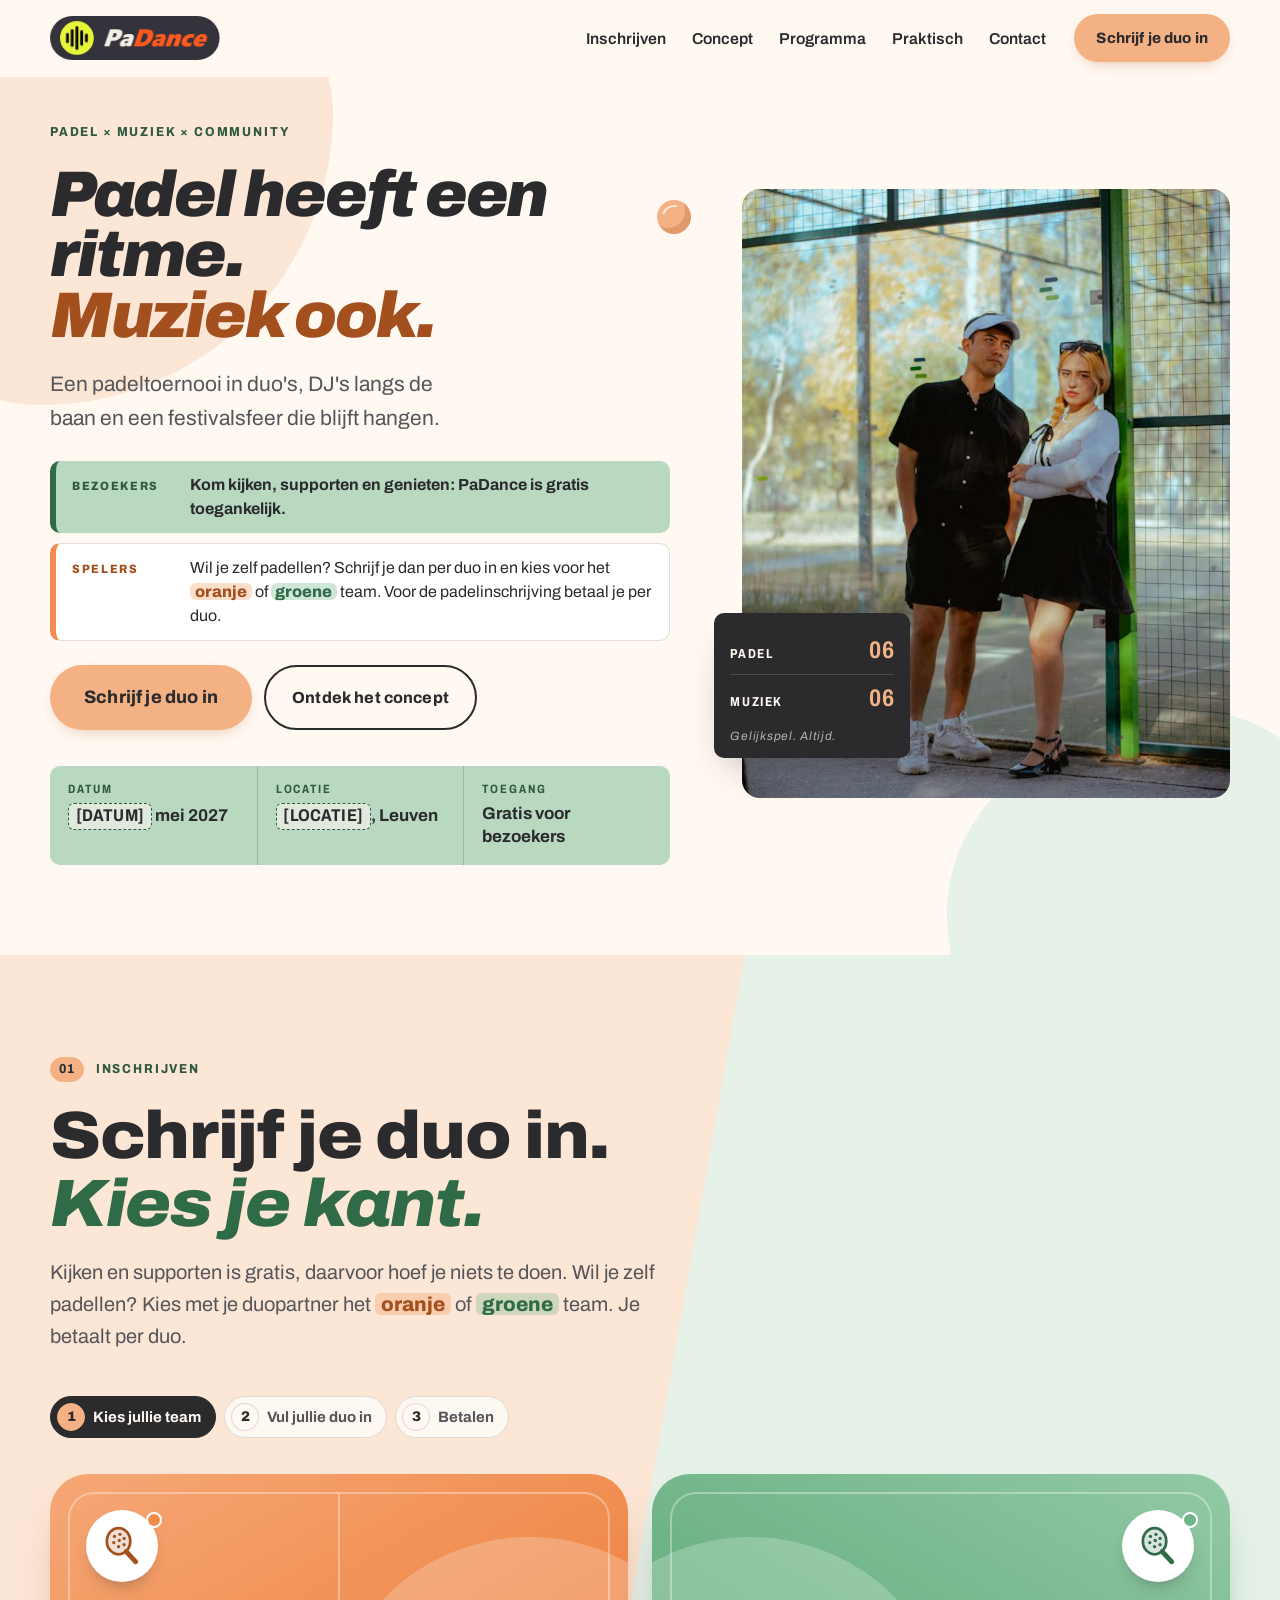
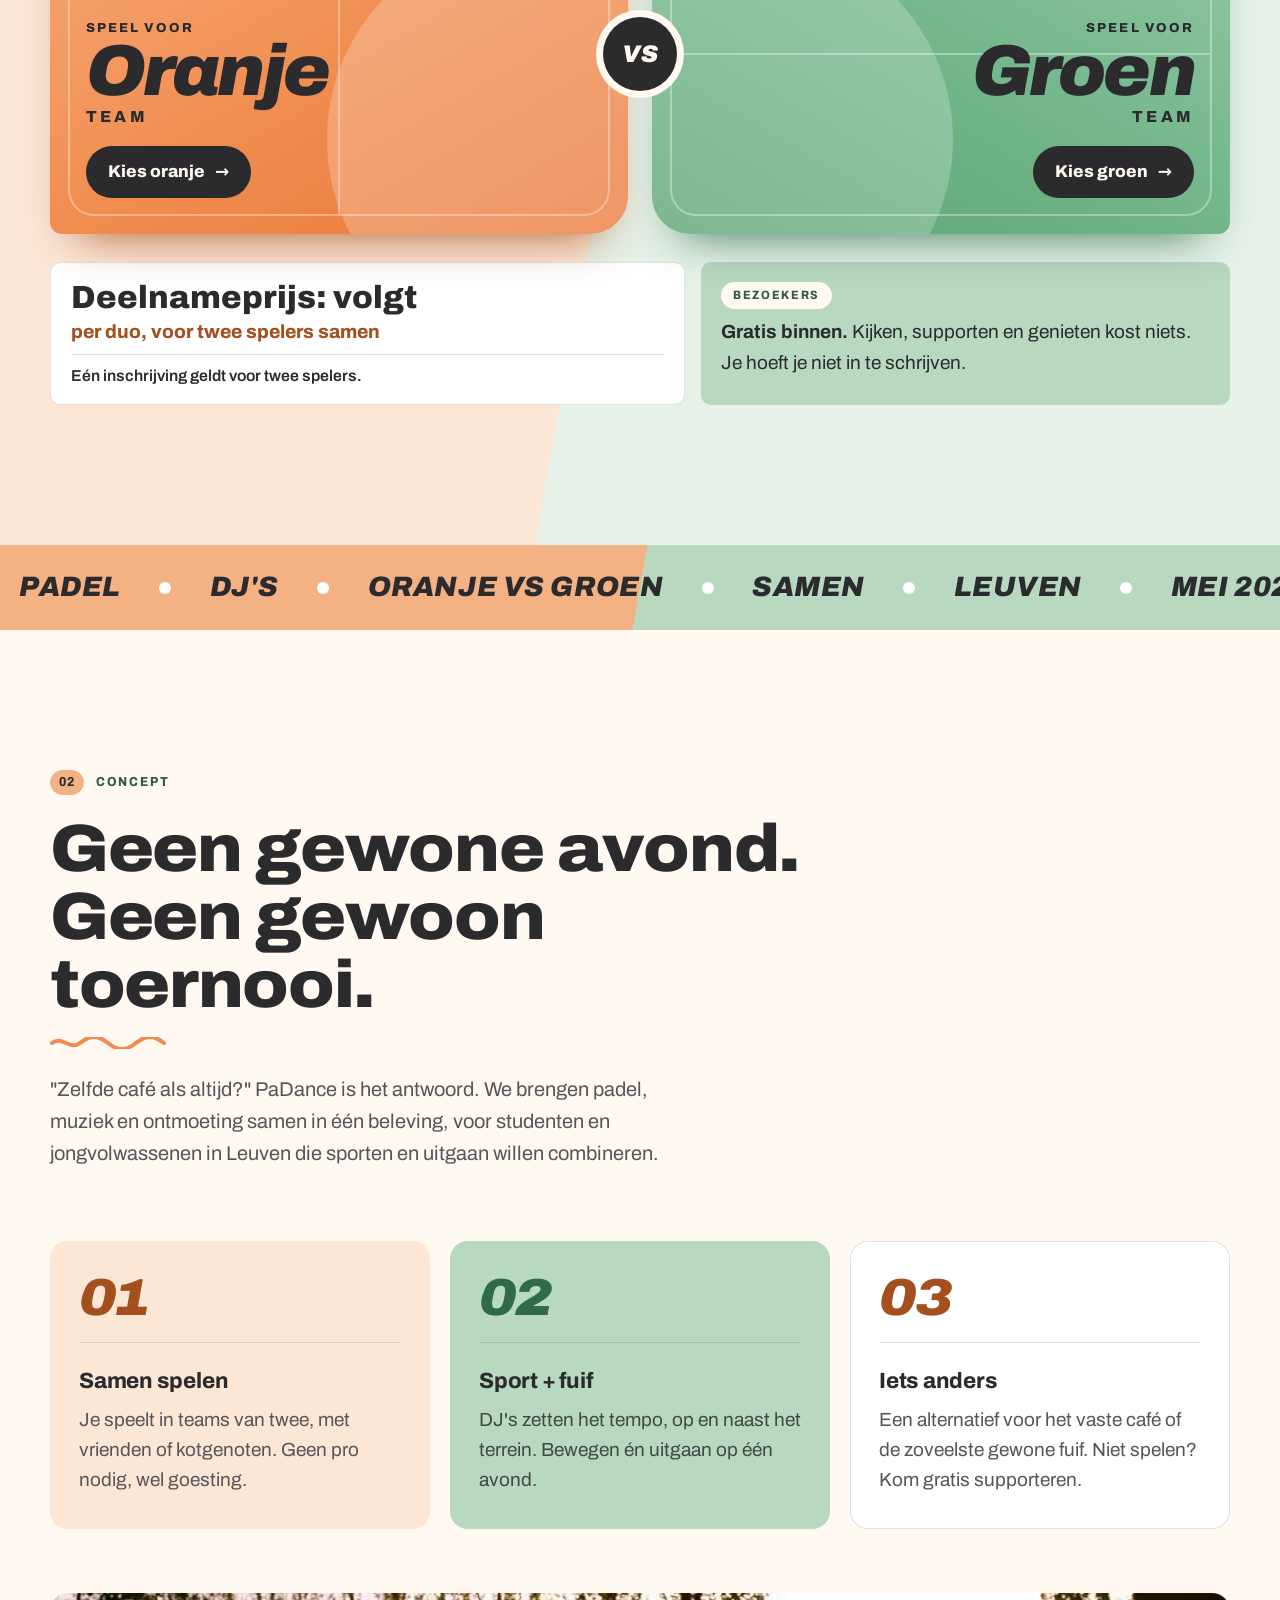
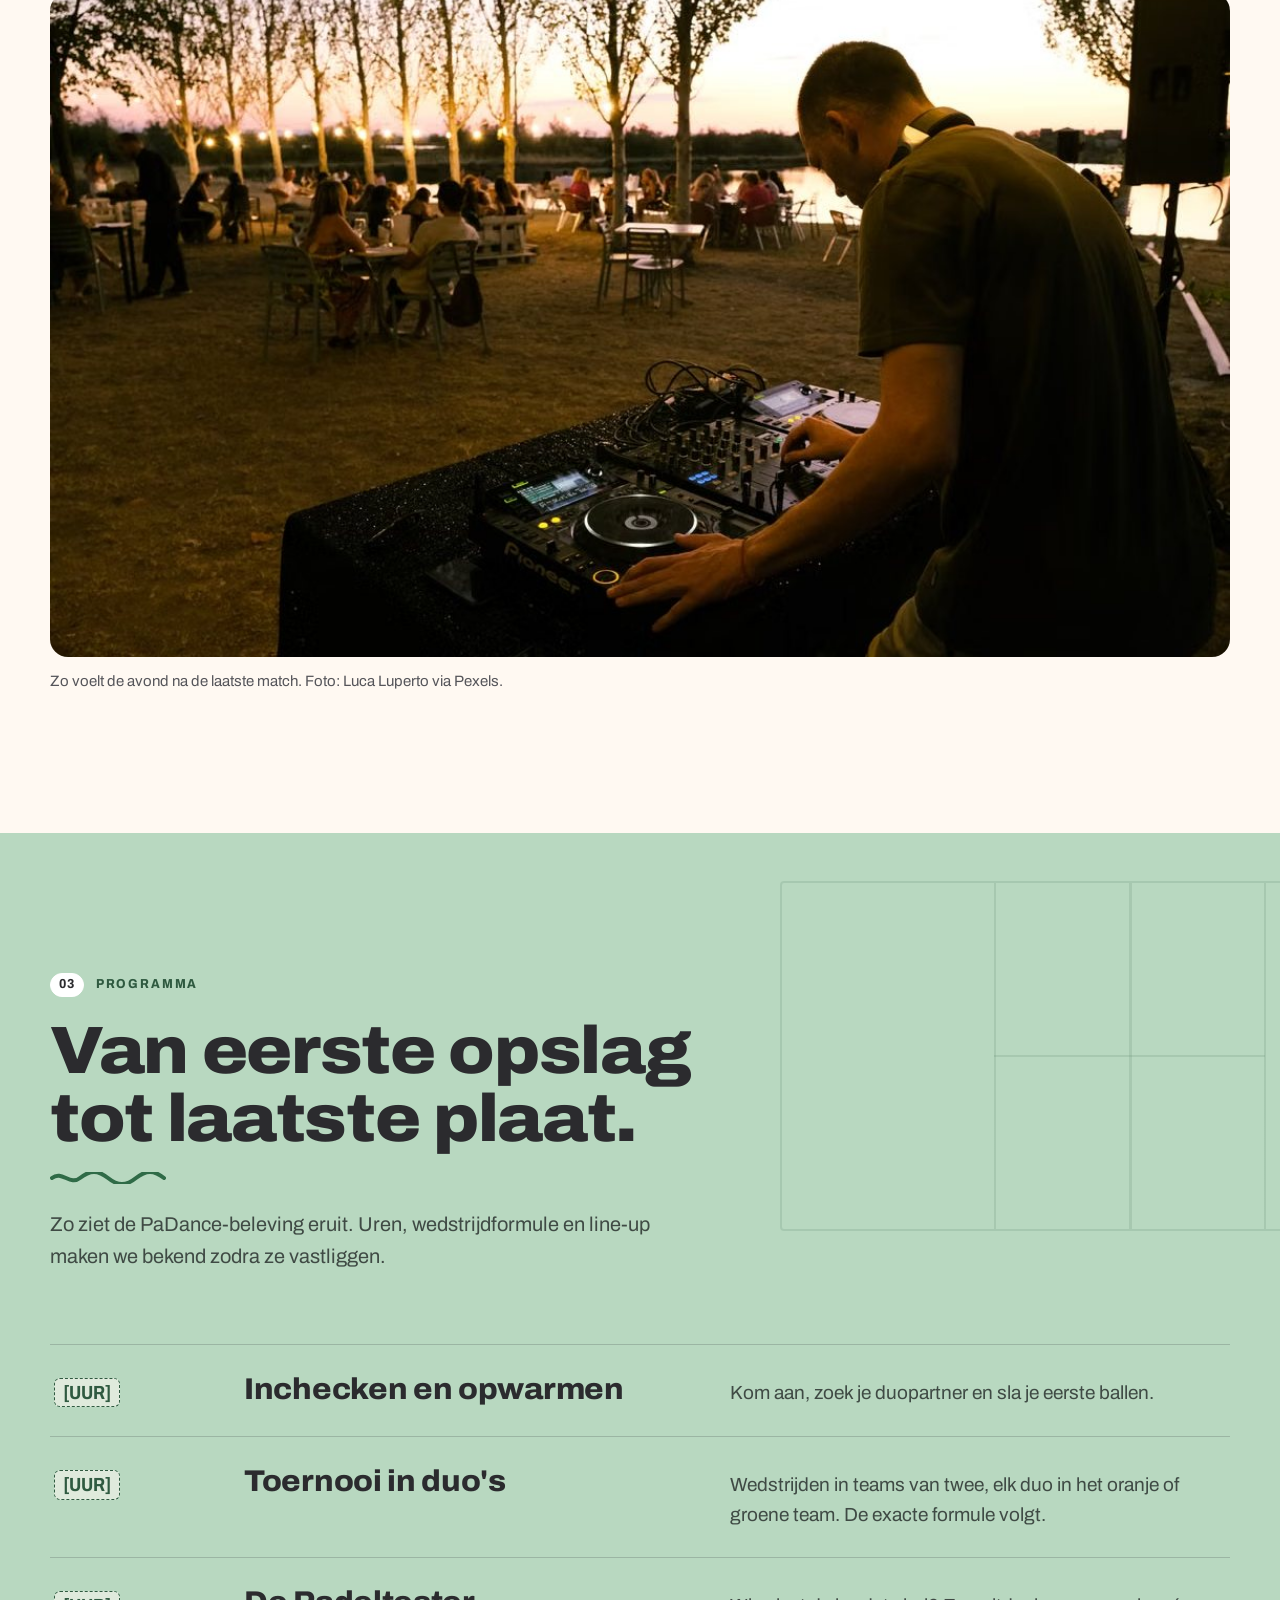
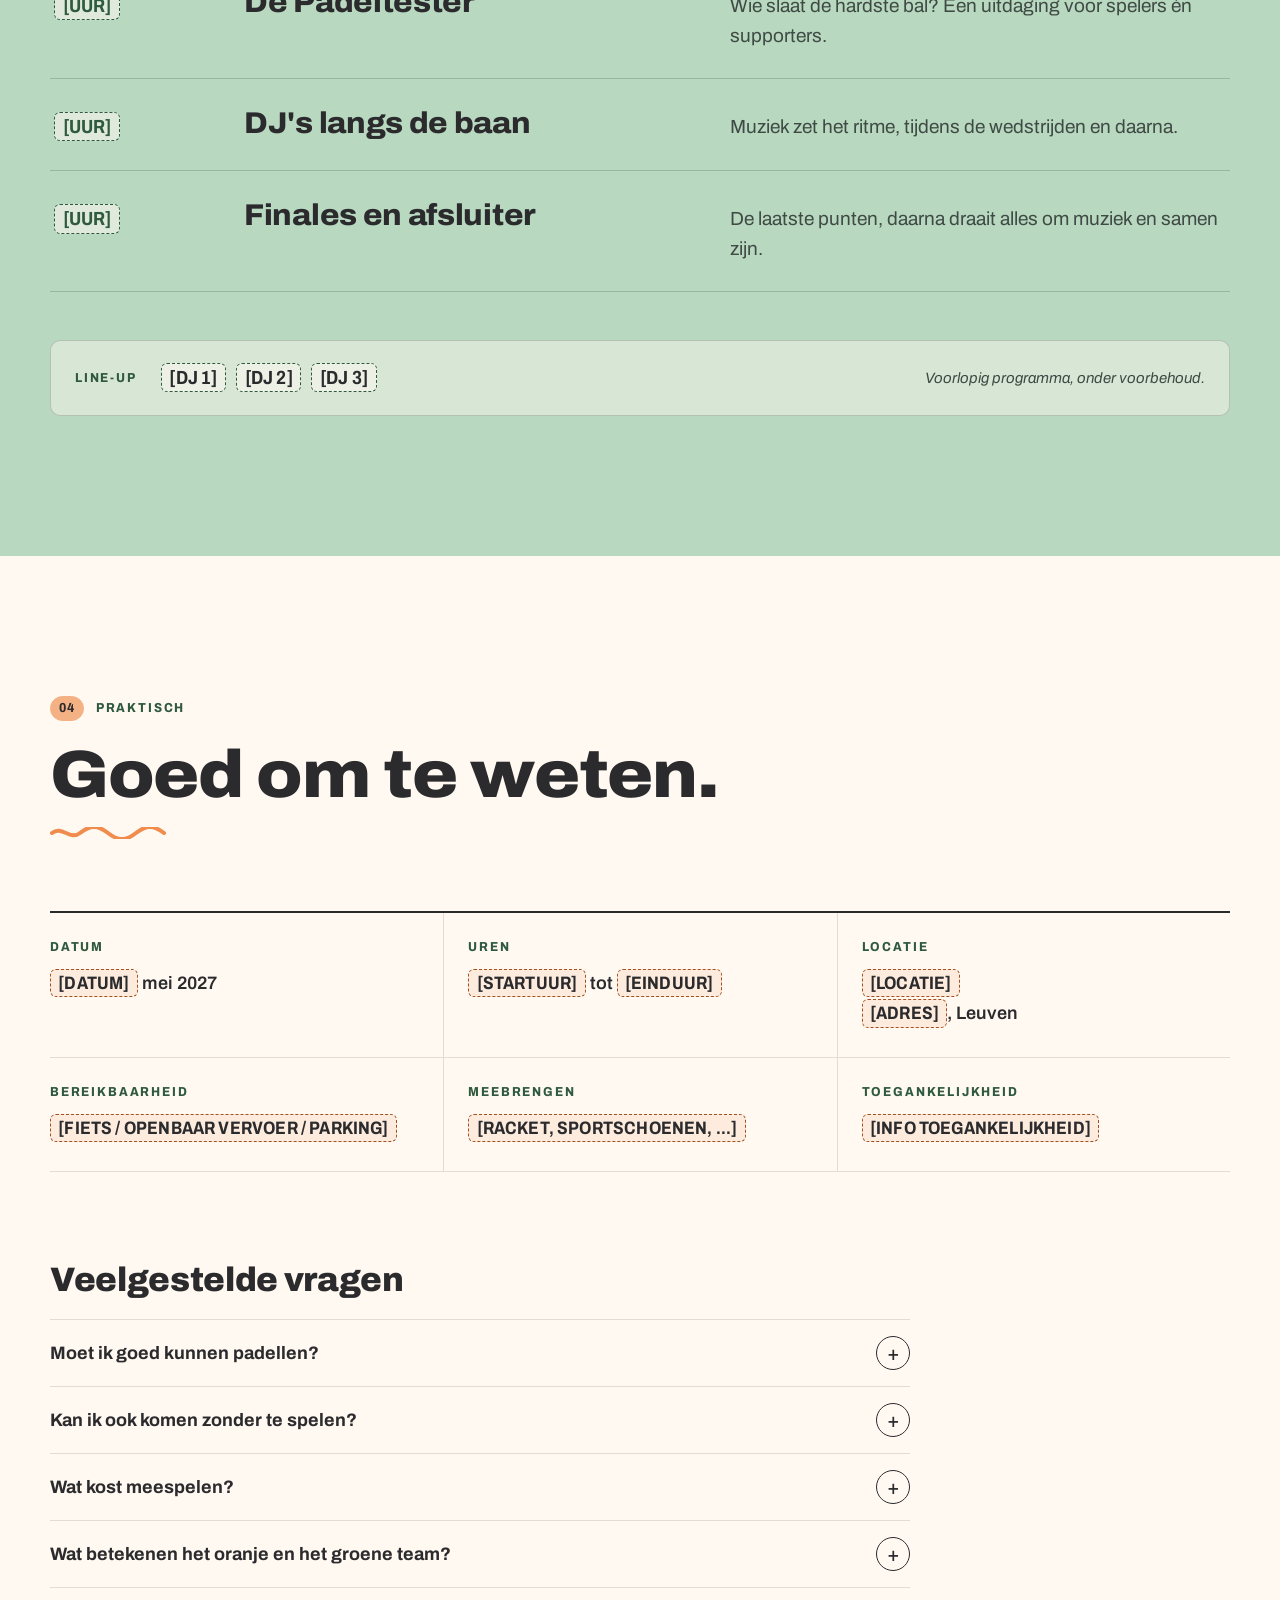
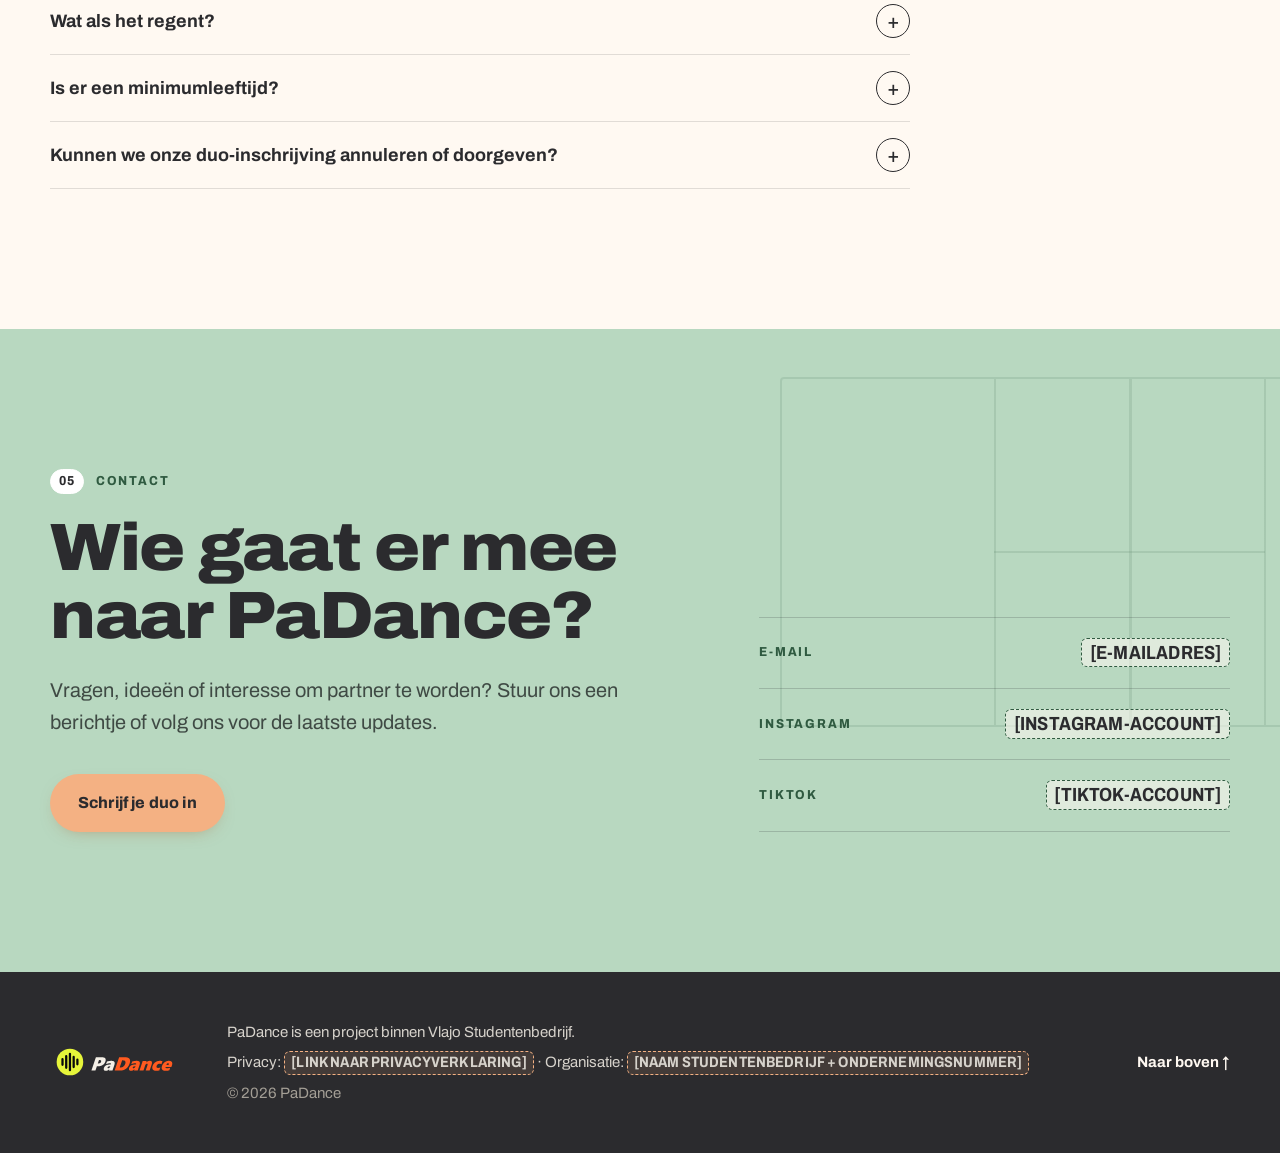
<file: index.html>
<!doctype html>
<html lang="nl-BE">
<head>
  <meta charset="utf-8">
  <meta name="viewport" content="width=device-width, initial-scale=1">

  <!-- ===== Metadata: pas datum en locatie aan zodra ze bevestigd zijn ===== -->
  <title>PaDance · Padel × muziek in Leuven</title>
  <meta name="description" content="PaDance combineert een padeltoernooi in duo's met DJ's en een festivalsfeer in Leuven. Gratis toegankelijk voor bezoekers. Zelf padellen? Schrijf je duo in voor het oranje of groene team. Mei 2027.">
  <link rel="canonical" href="https://padance.be/">
  <meta name="theme-color" content="#FFF9F2">

  <!-- Social sharing (Facebook, WhatsApp, LinkedIn, Instagram-links) -->
  <meta property="og:type" content="website">
  <meta property="og:locale" content="nl_BE">
  <meta property="og:site_name" content="PaDance">
  <meta property="og:title" content="PaDance · Padel × muziek in Leuven">
  <meta property="og:description" content="Een padeltoernooi in duo's, DJ's langs de baan en een festivalsfeer. Gratis toegankelijk voor bezoekers, spelers schrijven zich in per duo.">
  <meta property="og:url" content="https://padance.be/">
  <meta property="og:image" content="https://padance.be/images/og-image.png">
  <meta property="og:image:width" content="1200">
  <meta property="og:image:height" content="630">
  <meta property="og:image:alt" content="PaDance-logo op een groene padelbaan met de tekst: Padel heeft een ritme. Muziek ook.">
  <meta name="twitter:card" content="summary_large_image">
  <meta name="twitter:title" content="PaDance · Padel × muziek in Leuven">
  <meta name="twitter:description" content="Een padeltoernooi in duo's, DJ's langs de baan en een festivalsfeer. Gratis toegankelijk voor bezoekers, spelers schrijven zich in per duo.">
  <meta name="twitter:image" content="https://padance.be/images/og-image.png">

  <!-- Icons -->
  <link rel="icon" href="assets/padance-favicon.svg" type="image/svg+xml">
  <link rel="icon" href="assets/padance-favicon-32.png" type="image/png" sizes="32x32">
  <link rel="apple-touch-icon" href="assets/apple-touch-icon.png">

  <script>document.documentElement.classList.add('js')</script>
  <link rel="preload" href="assets/fonts/archivo-variable.woff2" as="font" type="font/woff2" crossorigin>
  <link rel="stylesheet" href="css/style.css">
  <script src="js/main.js" defer></script>
</head>
<body>
  <a class="skip-link" href="#main">Ga naar de inhoud</a>

  <!-- ===================== HEADER ===================== -->
  <header class="site-header" id="top">
    <div class="wrap header-inner">
      <a class="brand" href="#top" aria-label="PaDance, naar boven">
        <!-- Origineel kleurlogo op het donkere label uit de pitchdeck, in delen opgebouwd zodat het beeldmerk kan bewegen.
             Kleuren en vormen zijn exact die van padance-logo-primary.svg. -->
        <svg class="brand-logo" viewBox="-2 -1.7 1172.5 304.4" width="1172" height="304" role="img" aria-label="PaDance">
          <rect class="brand-pill" x="-2" y="-1.7" width="1172.5" height="304.4" rx="152.2" fill="#34323A"/>
          <image class="brand-word" href="assets/logo/padance-wordmark-primary.svg" x="8" y="-42.75" width="1135" height="351"/>
          <g transform="translate(66.5 33.5) scale(2.34)">
            <g class="brand-icon">
              <circle cx="50" cy="50" r="50" fill="#E6F53A"/>
              <g class="brand-bars" fill="#08080B"><rect x="17.75" y="35" width="8.5" height="30" rx="4.25"/><rect x="31.75" y="24" width="8.5" height="52" rx="4.25"/><rect x="45.75" y="15" width="8.5" height="70" rx="4.25"/><rect x="59.75" y="27" width="8.5" height="46" rx="4.25"/><rect x="73.75" y="37" width="8.5" height="26" rx="4.25"/></g>
            </g>
          </g>
        </svg>
      </a>

      <button class="nav-toggle" type="button" aria-expanded="false" aria-controls="site-nav">
        <span class="nav-toggle-bars" aria-hidden="true"></span>
        <span class="nav-toggle-label">Menu</span>
      </button>

      <nav class="site-nav" id="site-nav" aria-label="Hoofdmenu">
        <ul>
          <li><a href="#inschrijven">Inschrijven</a></li>
          <li><a href="#concept">Concept</a></li>
          <li><a href="#programma">Programma</a></li>
          <li><a href="#info">Praktisch</a></li>
          <li><a href="#contact">Contact</a></li>
        </ul>
        <a class="btn btn-primary btn-sm" href="#inschrijven">Schrijf je duo in</a>
      </nav>
    </div>
  </header>

  <main id="main">

    <!-- ===================== HERO ===================== -->
    <section class="hero" aria-labelledby="hero-title">
      <!-- Speelse vormen op de achtergrond (puur decoratief) -->
      <div class="shapes" aria-hidden="true">
        <span class="shape shape-a"></span>
        <span class="shape shape-b"></span>
        <span class="shape shape-ball"></span>
      </div>
      <div class="wrap hero-grid">
        <div class="hero-copy">
          <p class="eyebrow">Padel × muziek × community</p>
          <h1 id="hero-title" class="hero-title">
            Padel heeft een ritme.
            <span class="accent">Muziek ook.</span>
          </h1>
          <p class="lead">
            Een padeltoernooi in duo's, DJ's langs de baan en een festivalsfeer die blijft hangen.
          </p>

          <!-- Bezoekers vs. spelers: meteen duidelijk wie betaalt -->
          <ul class="access" aria-label="Toegang en inschrijving">
            <li class="access-item access-free">
              <span class="access-tag">Bezoekers</span>
              <p><strong>Kom kijken, supporten en genieten: PaDance is gratis toegankelijk.</strong></p>
            </li>
            <li class="access-item access-play">
              <span class="access-tag">Spelers</span>
              <p>Wil je zelf padellen? Schrijf je dan per duo in en kies voor het <b class="tn tn-a">oranje</b> of <b class="tn tn-b">groene</b> team. Voor de padelinschrijving betaal je per duo.</p>
            </li>
          </ul>

          <div class="cta-row hero-cta">
            <a class="btn btn-primary btn-lg" href="#inschrijven">Schrijf je duo in</a>
            <a class="btn btn-ghost" href="#concept">Ontdek het concept</a>
          </div>

          <!-- Scorebord met de kerngegevens -->
          <dl class="scoreboard" aria-label="Kerngegevens">
            <div class="score-cell">
              <dt>Datum</dt>
              <dd><span class="ph">[DATUM]</span> mei 2027</dd>
            </div>
            <div class="score-cell">
              <dt>Locatie</dt>
              <dd><span class="ph">[LOCATIE]</span>, Leuven</dd>
            </div>
            <div class="score-cell">
              <dt>Toegang</dt>
              <dd>Gratis voor bezoekers</dd>
            </div>
          </dl>
        </div>

        <div class="hero-visual">
          <!-- Foto: César O'neill via Unsplash (Unsplash License), https://unsplash.com/photos/a-man-and-woman-posing-on-a-padel-court-dHDYCMVAsmU -->
          <img class="hero-img" src="images/hero.jpg" alt="Een jonge man en vrouw in zwart-wit outfit poseren in de zon aan een padelterrein" width="687" height="859" fetchpriority="high">
          <div class="mini-board" aria-hidden="true">
            <div class="mini-row"><span>Padel</span><b>06</b></div>
            <div class="mini-row"><span>Muziek</span><b>06</b></div>
            <p>Gelijkspel. Altijd.</p>
          </div>
        </div>
      </div>
    </section>

    <!-- ===================== INSCHRIJVEN (duo's) ===================== -->
    <section class="section section-court register" id="inschrijven" aria-labelledby="inschrijven-title" tabindex="-1">
      <div class="wrap">
        <header class="section-head">
          <p class="kicker"><span>01</span> Inschrijven</p>
          <h2 id="inschrijven-title">Schrijf je duo in.<br><span class="h-accent">Kies je kant.</span></h2>
          <p class="section-intro">
            Kijken en supporten is gratis, daarvoor hoef je niets te doen. Wil je zelf padellen? Kies met je duopartner het
            <b class="tn tn-a">oranje</b> of <b class="tn tn-b">groene</b> team. Je betaalt per duo.
          </p>
        </header>

        <!-- Stap 1: team kiezen. Elke knop opent de inschrijfpagina met dat team al aangeduid. -->
        <ol class="steps" aria-label="Zo schrijf je je duo in">
          <li class="is-current"><span>1</span> Kies jullie team</li>
          <li><span>2</span> Vul jullie duo in</li>
          <li><span>3</span> Betalen</li>
        </ol>

        <div class="team-battle">
          <a class="team-card team-card-a" href="inschrijven.html?team=oranje">
            <span class="team-card-icon" aria-hidden="true"><svg viewBox="0 0 64 64" class="team-racket"><ellipse cx="27" cy="25" rx="17" ry="19" fill="currentColor" opacity=".18"/><ellipse cx="27" cy="25" rx="17" ry="19" fill="none" stroke="currentColor" stroke-width="4"/><g fill="currentColor"><circle cx="21" cy="18" r="2.4"/><circle cx="29" cy="15" r="2.4"/><circle cx="20" cy="27" r="2.4"/><circle cx="28" cy="24" r="2.4"/><circle cx="35" cy="21" r="2.4"/><circle cx="27" cy="33" r="2.4"/><circle cx="35" cy="30" r="2.4"/></g><path d="M38 40l14 15" stroke="currentColor" stroke-width="7" stroke-linecap="round"/></svg><span class="team-ball"></span></span>
            <span class="team-card-label">Speel voor</span>
            <span class="team-card-name">Oranje<small>team</small></span>
            <span class="team-card-cta">Kies oranje <span aria-hidden="true">→</span></span>
          </a>
          <span class="battle-vs" aria-hidden="true">VS</span>
          <a class="team-card team-card-b" href="inschrijven.html?team=groen">
            <span class="team-card-icon" aria-hidden="true"><svg viewBox="0 0 64 64" class="team-racket"><ellipse cx="27" cy="25" rx="17" ry="19" fill="currentColor" opacity=".18"/><ellipse cx="27" cy="25" rx="17" ry="19" fill="none" stroke="currentColor" stroke-width="4"/><g fill="currentColor"><circle cx="21" cy="18" r="2.4"/><circle cx="29" cy="15" r="2.4"/><circle cx="20" cy="27" r="2.4"/><circle cx="28" cy="24" r="2.4"/><circle cx="35" cy="21" r="2.4"/><circle cx="27" cy="33" r="2.4"/><circle cx="35" cy="30" r="2.4"/></g><path d="M38 40l14 15" stroke="currentColor" stroke-width="7" stroke-linecap="round"/></svg><span class="team-ball"></span></span>
            <span class="team-card-label">Speel voor</span>
            <span class="team-card-name">Groen<small>team</small></span>
            <span class="team-card-cta">Kies groen <span aria-hidden="true">→</span></span>
          </a>
        </div>

        <div class="register-facts">
          <div class="price-line">
            <!-- Prijs invullen in js/main.js (CONFIG.priceDuo). Zolang die leeg is, staat hier "volgt". -->
            <p class="price">Deelnameprijs: <span data-price-duo>volgt</span></p>
            <p class="price-per">per duo, voor twee spelers samen</p>
            <p class="price-note">Eén inschrijving geldt voor twee spelers.</p>
          </div>
          <div class="free-line">
            <p class="info-tag">Bezoekers</p>
            <p><strong>Gratis binnen.</strong> Kijken, supporten en genieten kost niets. Je hoeft je niet in te schrijven.</p>
          </div>
        </div>
      </div>
    </section>

    <!-- Band met kernwoorden -->
    <div class="band" aria-hidden="true">
      <div class="band-track">
        <div class="band-inner"><span>Padel</span><i></i><span>DJ's</span><i></i><span>Oranje vs groen</span><i></i><span>Samen</span><i></i><span>Leuven</span><i></i><span>Mei 2027</span><i></i></div>
        <div class="band-inner"><span>Padel</span><i></i><span>DJ's</span><i></i><span>Oranje vs groen</span><i></i><span>Samen</span><i></i><span>Leuven</span><i></i><span>Mei 2027</span><i></i></div>
      </div>
    </div>

    <!-- ===================== CONCEPT ===================== -->
    <section class="section" id="concept" aria-labelledby="concept-title">
      <div class="wrap">
        <header class="section-head">
          <p class="kicker"><span>02</span> Concept</p>
          <h2 id="concept-title">Geen gewone avond.<br>Geen gewoon toernooi.</h2>
          <p class="section-intro">
            "Zelfde café als altijd?" PaDance is het antwoord. We brengen padel, muziek en ontmoeting samen
            in één beleving, voor studenten en jongvolwassenen in Leuven die sporten en uitgaan willen combineren.
          </p>
        </header>

        <ol class="pillars">
          <li class="pillar">
            <span class="pillar-no">01</span>
            <h3>Samen spelen</h3>
            <p>Je speelt in teams van twee, met vrienden of kotgenoten. Geen pro nodig, wel goesting.</p>
          </li>
          <li class="pillar">
            <span class="pillar-no">02</span>
            <h3>Sport + fuif</h3>
            <p>DJ's zetten het tempo, op en naast het terrein. Bewegen én uitgaan op één avond.</p>
          </li>
          <li class="pillar">
            <span class="pillar-no">03</span>
            <h3>Iets anders</h3>
            <p>Een alternatief voor het vaste café of de zoveelste gewone fuif. Niet spelen? Kom gratis supporteren.</p>
          </li>
        </ol>

        <figure class="wide-figure">
          <!-- Foto: Luca Luperto via Pexels (Pexels License), https://www.pexels.com/photo/a-dj-at-an-outdoor-party-13902049/ -->
          <img src="images/sfeer.jpg" alt="Een DJ draait bij zonsondergang voor een buitenfeest met lichtjes in de bomen" width="1125" height="633" loading="lazy">
          <figcaption>Zo voelt de avond na de laatste match. Foto: Luca Luperto via Pexels.</figcaption>
        </figure>
      </div>
    </section>

    <!-- ===================== PROGRAMMA ===================== -->
    <section class="section section-green" id="programma" aria-labelledby="programma-title">
      <div class="wrap">
        <header class="section-head">
          <p class="kicker"><span>03</span> Programma</p>
          <h2 id="programma-title">Van eerste opslag<br>tot laatste plaat.</h2>
          <p class="section-intro">
            Zo ziet de PaDance-beleving eruit. Uren, wedstrijdformule en line-up maken we bekend zodra ze vastliggen.
          </p>
        </header>

        <ol class="timeline">
          <li>
            <span class="t-time"><span class="ph ph-dark">[UUR]</span></span>
            <div class="t-body">
              <h3>Inchecken en opwarmen</h3>
              <p>Kom aan, zoek je duopartner en sla je eerste ballen.</p>
            </div>
          </li>
          <li>
            <span class="t-time"><span class="ph ph-dark">[UUR]</span></span>
            <div class="t-body">
              <h3>Toernooi in duo's</h3>
              <p>Wedstrijden in teams van twee, elk duo in het oranje of groene team. De exacte formule volgt.</p>
            </div>
          </li>
          <li>
            <span class="t-time"><span class="ph ph-dark">[UUR]</span></span>
            <div class="t-body">
              <h3>De Padeltester</h3>
              <p>Wie slaat de hardste bal? Een uitdaging voor spelers én supporters.</p>
            </div>
          </li>
          <li>
            <span class="t-time"><span class="ph ph-dark">[UUR]</span></span>
            <div class="t-body">
              <h3>DJ's langs de baan</h3>
              <p>Muziek zet het ritme, tijdens de wedstrijden en daarna.</p>
            </div>
          </li>
          <li>
            <span class="t-time"><span class="ph ph-dark">[UUR]</span></span>
            <div class="t-body">
              <h3>Finales en afsluiter</h3>
              <p>De laatste punten, daarna draait alles om muziek en samen zijn.</p>
            </div>
          </li>
        </ol>

        <div class="lineup">
          <p class="lineup-label">Line-up</p>
          <ul>
            <li><span class="ph ph-dark">[DJ 1]</span></li>
            <li><span class="ph ph-dark">[DJ 2]</span></li>
            <li><span class="ph ph-dark">[DJ 3]</span></li>
          </ul>
          <p class="note">Voorlopig programma, onder voorbehoud.</p>
        </div>
      </div>
    </section>

    <!-- ===================== PRAKTISCH ===================== -->
    <section class="section" id="info" aria-labelledby="info-title">
      <div class="wrap">
        <header class="section-head">
          <p class="kicker"><span>04</span> Praktisch</p>
          <h2 id="info-title">Goed om te weten.</h2>
        </header>

        <dl class="facts">
          <div class="fact">
            <dt>Datum</dt>
            <dd><span class="ph">[DATUM]</span> mei 2027</dd>
          </div>
          <div class="fact">
            <dt>Uren</dt>
            <dd><span class="ph">[STARTUUR]</span> tot <span class="ph">[EINDUUR]</span></dd>
          </div>
          <div class="fact">
            <dt>Locatie</dt>
            <dd><span class="ph">[LOCATIE]</span><br><span class="ph">[ADRES]</span>, Leuven</dd>
          </div>
          <div class="fact">
            <dt>Bereikbaarheid</dt>
            <dd><span class="ph">[FIETS / OPENBAAR VERVOER / PARKING]</span></dd>
          </div>
          <div class="fact">
            <dt>Meebrengen</dt>
            <dd><span class="ph">[RACKET, SPORTSCHOENEN, ...]</span></dd>
          </div>
          <div class="fact">
            <dt>Toegankelijkheid</dt>
            <dd><span class="ph">[INFO TOEGANKELIJKHEID]</span></dd>
          </div>
        </dl>

        <div class="faq">
          <h3 class="faq-title">Veelgestelde vragen</h3>
          <details>
            <summary>Moet ik goed kunnen padellen?</summary>
            <p><span class="ph">[ANTWOORD: niveau en wedstrijdformule]</span></p>
          </details>
          <details>
            <summary>Kan ik ook komen zonder te spelen?</summary>
            <p>Zeker. PaDance is gratis toegankelijk voor bezoekers. Je hoeft geen ticket te kopen en je niet in te schrijven.</p>
          </details>
          <details>
            <summary>Wat kost meespelen?</summary>
            <p>Deelnameprijs: <span data-price-duo>volgt</span>. Die prijs geldt per duo, voor twee spelers samen. Alleen wie zelf padelt, betaalt. Bezoekers komen gratis binnen.</p>
          </details>
          <details>
            <summary>Wat betekenen het oranje en het groene team?</summary>
            <p>Oranje en groen zijn de twee teams binnen de PaDance-spelbeleving. Elk duo kiest er precies één. Hoe de teams het tegen elkaar opnemen, maken we later bekend.</p>
          </details>
          <details>
            <summary>Wat als het regent?</summary>
            <p><span class="ph">[WEERPLAN]</span></p>
          </details>
          <details>
            <summary>Is er een minimumleeftijd?</summary>
            <p><span class="ph">[LEEFTIJD]</span></p>
          </details>
          <details>
            <summary>Kunnen we onze duo-inschrijving annuleren of doorgeven?</summary>
            <p><span class="ph">[ANNULERINGSVOORWAARDEN]</span></p>
          </details>
        </div>
      </div>
    </section>

    <!-- ===================== CONTACT ===================== -->
    <section class="section section-green contact" id="contact" aria-labelledby="contact-title">
      <div class="wrap contact-grid">
        <div>
          <p class="kicker"><span>05</span> Contact</p>
          <h2 id="contact-title">Wie gaat er mee<br>naar PaDance?</h2>
          <p class="section-intro">Vragen, ideeën of interesse om partner te worden? Stuur ons een berichtje of volg ons voor de laatste updates.</p>
          <div class="cta-row">
            <a class="btn btn-primary" href="#inschrijven">Schrijf je duo in</a>
          </div>
        </div>

        <ul class="contact-list">
          <li>
            <span class="c-label">E-mail</span>
            <!-- Vervang door: <a href="mailto:jouw@adres.be">jouw@adres.be</a> -->
            <span class="c-value"><span class="ph ph-dark">[E-MAILADRES]</span></span>
          </li>
          <li>
            <span class="c-label">Instagram</span>
            <!-- Vervang door: <a href="https://www.instagram.com/jouwaccount">@jouwaccount</a> -->
            <span class="c-value"><span class="ph ph-dark">[INSTAGRAM-ACCOUNT]</span></span>
          </li>
          <li>
            <span class="c-label">TikTok</span>
            <!-- Vervang door: <a href="https://www.tiktok.com/@jouwaccount">@jouwaccount</a> -->
            <span class="c-value"><span class="ph ph-dark">[TIKTOK-ACCOUNT]</span></span>
          </li>
        </ul>
      </div>
    </section>

  </main>

  <!-- Vaste knop onderaan op mobiel (verschijnt na de openingsbanner, verdwijnt bij het formulier) -->
  <div class="mobile-cta" aria-hidden="true">
    <a class="btn btn-primary btn-block" href="#inschrijven" tabindex="-1">Schrijf je duo in</a>
    <p>Gratis voor bezoekers · spelers betalen per duo</p>
  </div>

  <!-- ===================== FOOTER ===================== -->
  <footer class="site-footer">
    <div class="wrap footer-inner">
      <img src="assets/logo/padance-logo-primary.svg" alt="PaDance" width="1135" height="351" class="footer-logo">
      <div class="footer-text">
        <p>PaDance is een project binnen Vlajo Studentenbedrijf.</p>
        <p id="privacy">Privacy: <span class="ph ph-dark">[LINK NAAR PRIVACYVERKLARING]</span> · Organisatie: <span class="ph ph-dark">[NAAM STUDENTENBEDRIJF + ONDERNEMINGSNUMMER]</span></p>
        <p class="footer-small">© <span data-year>2026</span> PaDance</p>
      </div>
      <a class="to-top" href="#top">Naar boven <span aria-hidden="true">↑</span></a>
    </div>
  </footer>
</body>
</html>
</file>
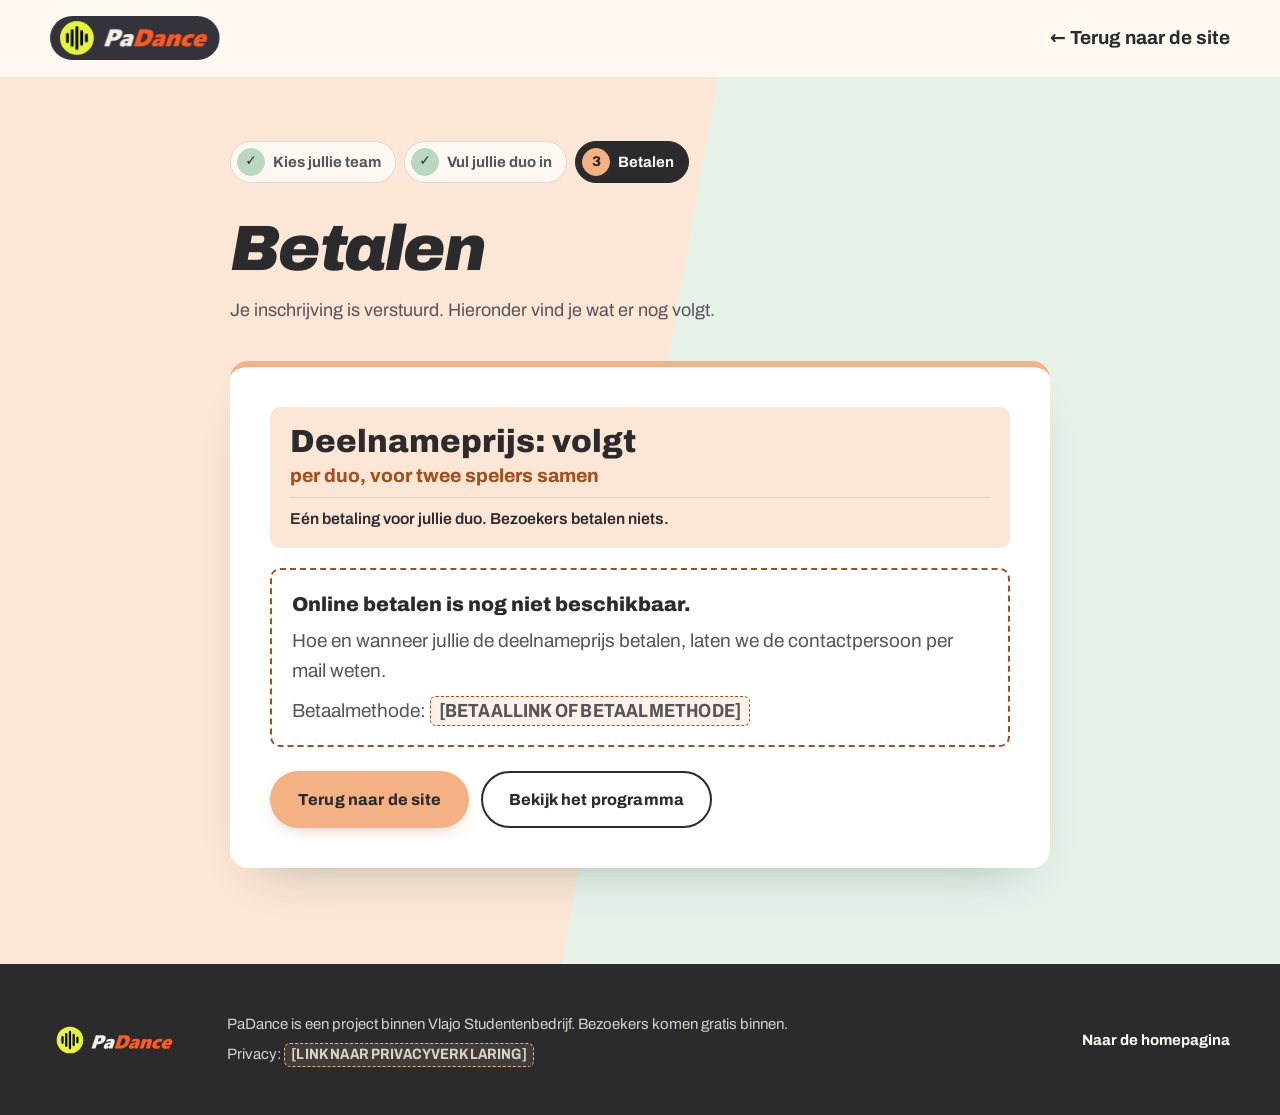
<file: betalen.html>
<!doctype html>
<html lang="nl-BE">
<head>
  <meta charset="utf-8">
  <meta name="viewport" content="width=device-width, initial-scale=1">
  <title>Betalen · PaDance</title>
  <meta name="description" content="Stap 3 van de PaDance-duo-inschrijving: betalen.">
  <meta name="theme-color" content="#FFF9F2">
  <meta name="robots" content="noindex">
  <link rel="icon" href="assets/padance-favicon.svg" type="image/svg+xml">
  <link rel="icon" href="assets/padance-favicon-32.png" type="image/png" sizes="32x32">
  <link rel="apple-touch-icon" href="assets/apple-touch-icon.png">

  <script>document.documentElement.classList.add('js')</script>
  <link rel="preload" href="assets/fonts/archivo-variable.woff2" as="font" type="font/woff2" crossorigin>
  <link rel="stylesheet" href="css/style.css">
  <script src="js/main.js" defer></script>
</head>
<body class="flow-page" data-team="">
  <a class="skip-link" href="#main">Ga naar de inhoud</a>

  <header class="site-header" id="top">
    <div class="wrap header-inner">
      <a class="brand" href="index.html" aria-label="PaDance, naar de homepagina">
        <svg class="brand-logo" viewBox="-2 -1.7 1172.5 304.4" width="1172" height="304" role="img" aria-label="PaDance">
          <rect class="brand-pill" x="-2" y="-1.7" width="1172.5" height="304.4" rx="152.2" fill="#34323A"/>
          <image class="brand-word" href="assets/logo/padance-wordmark-primary.svg" x="8" y="-42.75" width="1135" height="351"/>
          <g transform="translate(66.5 33.5) scale(2.34)">
            <g class="brand-icon">
              <circle cx="50" cy="50" r="50" fill="#E6F53A"/>
              <g class="brand-bars" fill="#08080B"><rect x="17.75" y="35" width="8.5" height="30" rx="4.25"/><rect x="31.75" y="24" width="8.5" height="52" rx="4.25"/><rect x="45.75" y="15" width="8.5" height="70" rx="4.25"/><rect x="59.75" y="27" width="8.5" height="46" rx="4.25"/><rect x="73.75" y="37" width="8.5" height="26" rx="4.25"/></g>
            </g>
          </g>
        </svg>
      </a>
      <a class="back-link" href="index.html#inschrijven"><span aria-hidden="true">←</span> Terug naar de site</a>
    </div>
  </header>

  <main id="main">
    <section class="flow-hero">
      <div class="shapes" aria-hidden="true"><span class="shape shape-a"></span><span class="shape shape-b"></span></div>
      <div class="wrap flow-wrap">
        <ol class="steps" aria-label="Stappen van de inschrijving">
          <li class="is-done"><span>1</span> Kies jullie team</li>
          <li class="is-done"><span>2</span> Vul jullie duo in</li>
          <li class="is-current" aria-current="step"><span>3</span> Betalen</li>
        </ol>
        <h1 class="flow-title">Betalen</h1>
        <p class="flow-intro">Je inschrijving is verstuurd. Hieronder vind je wat er nog volgt.</p>

        <div class="pay-card">
          <div class="pay-team" data-team-badge hidden>
            <span class="pay-team-dot" aria-hidden="true"></span>
            <p>Jullie team: <strong data-team-name></strong></p>
          </div>

          <div class="price-line">
            <!-- Prijs invullen in js/main.js (CONFIG.priceDuo). Zolang die leeg is, staat hier "volgt". -->
            <p class="price">Deelnameprijs: <span data-price-duo>volgt</span></p>
            <p class="price-per">per duo, voor twee spelers samen</p>
            <p class="price-note">Eén betaling voor jullie duo. Bezoekers betalen niets.</p>
          </div>

          <div class="pay-notice">
            <p class="pay-notice-title">Online betalen is nog niet beschikbaar.</p>
            <p>Hoe en wanneer jullie de deelnameprijs betalen, laten we de contactpersoon per mail weten.</p>
            <!-- Komt er een betaallink? Vervang dit invulveld door bv. <a class="btn btn-primary btn-lg" href="https://...">Betaal nu</a> -->
            <p class="pay-method">Betaalmethode: <span class="ph">[BETAALLINK OF BETAALMETHODE]</span></p>
          </div>

          <div class="cta-row">
            <a class="btn btn-primary" href="index.html">Terug naar de site</a>
            <a class="btn btn-ghost" href="index.html#programma">Bekijk het programma</a>
          </div>
        </div>
      </div>
    </section>
  </main>

  <footer class="site-footer site-footer-slim">
    <div class="wrap footer-inner">
      <img src="assets/logo/padance-logo-primary.svg" alt="PaDance" width="1135" height="351" class="footer-logo">
      <div class="footer-text">
        <p>PaDance is een project binnen Vlajo Studentenbedrijf. Bezoekers komen gratis binnen.</p>
        <p id="privacy">Privacy: <span class="ph ph-dark">[LINK NAAR PRIVACYVERKLARING]</span></p>
      </div>
      <a class="to-top" href="index.html">Naar de homepagina</a>
    </div>
  </footer>
</body>
</html>
</file>
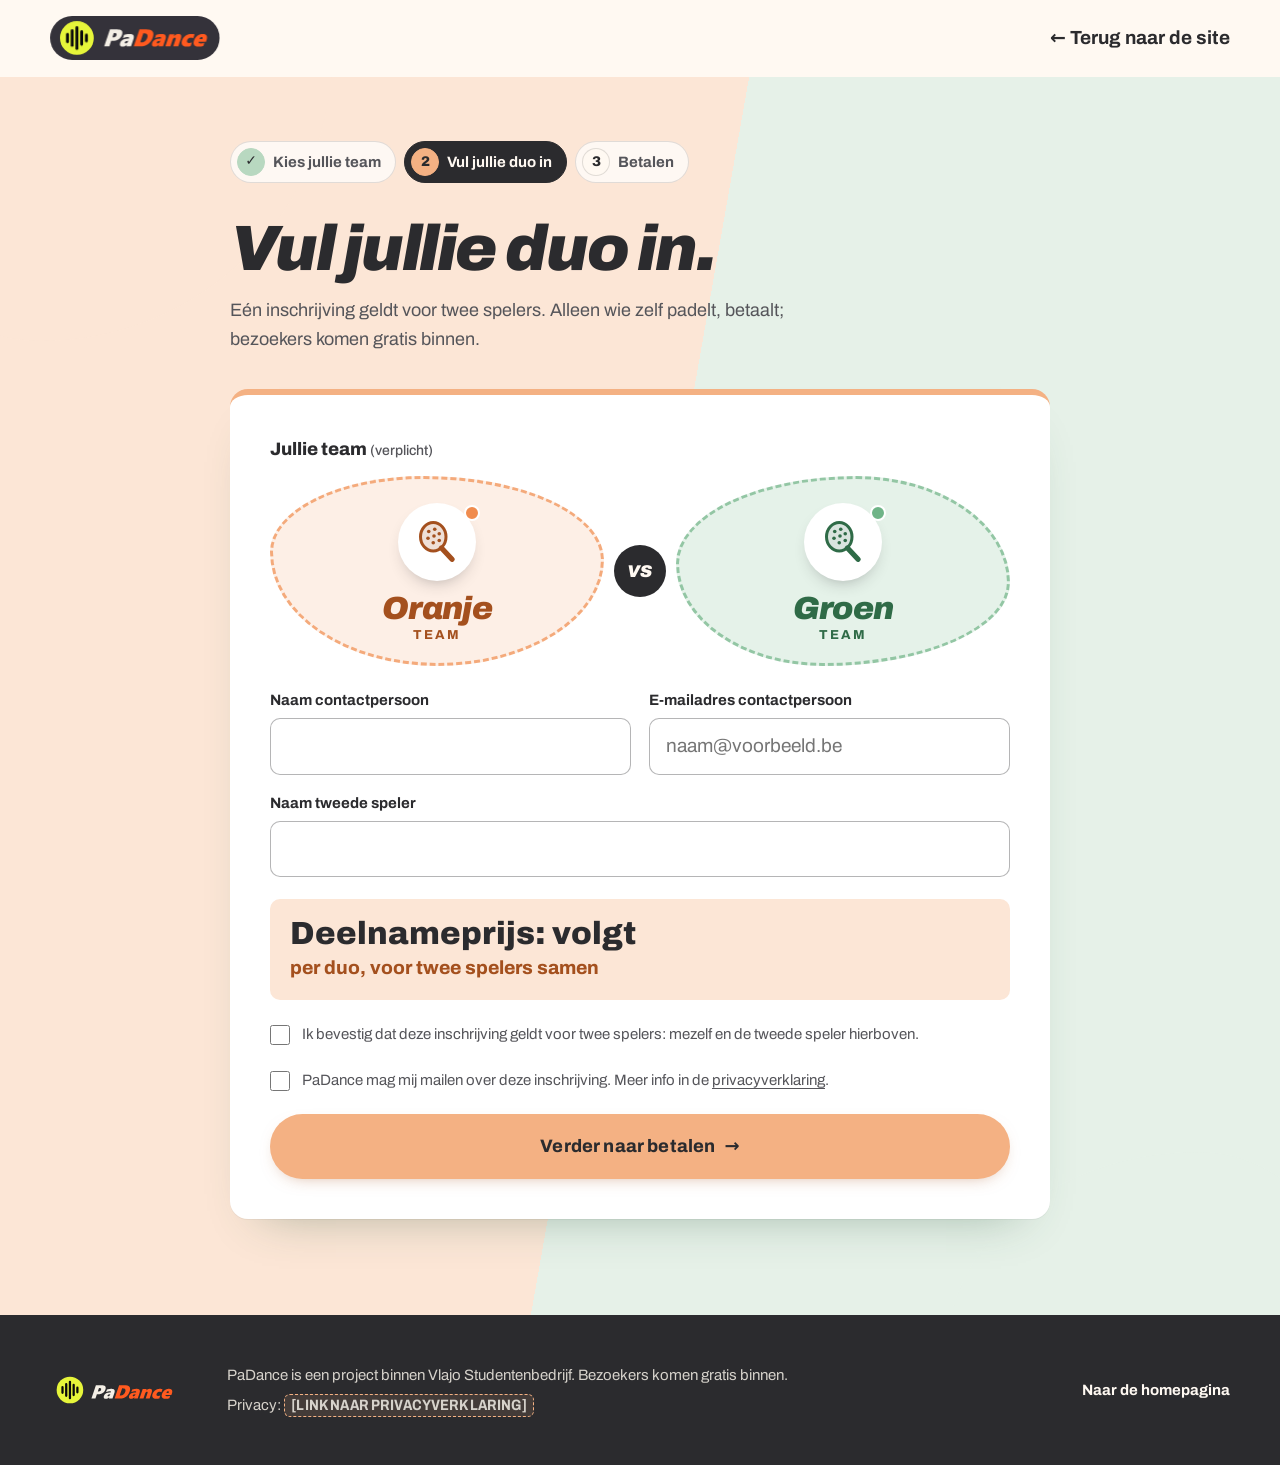
<file: inschrijven.html>
<!doctype html>
<html lang="nl-BE">
<head>
  <meta charset="utf-8">
  <meta name="viewport" content="width=device-width, initial-scale=1">
  <title>Schrijf je duo in · PaDance</title>
  <meta name="description" content="Schrijf je padelduo in voor PaDance in Leuven: kies het oranje of groene team. Bezoekers komen gratis binnen.">
  <meta name="theme-color" content="#FFF9F2">
  <link rel="icon" href="assets/padance-favicon.svg" type="image/svg+xml">
  <link rel="icon" href="assets/padance-favicon-32.png" type="image/png" sizes="32x32">
  <link rel="apple-touch-icon" href="assets/apple-touch-icon.png">

  <script>document.documentElement.classList.add('js')</script>
  <link rel="preload" href="assets/fonts/archivo-variable.woff2" as="font" type="font/woff2" crossorigin>
  <link rel="stylesheet" href="css/style.css">
  <script src="js/main.js" defer></script>
</head>
<body class="flow-page" data-team="">
  <a class="skip-link" href="#main">Ga naar de inhoud</a>

  <header class="site-header" id="top">
    <div class="wrap header-inner">
      <a class="brand" href="index.html" aria-label="PaDance, naar de homepagina">
        <svg class="brand-logo" viewBox="-2 -1.7 1172.5 304.4" width="1172" height="304" role="img" aria-label="PaDance">
          <rect class="brand-pill" x="-2" y="-1.7" width="1172.5" height="304.4" rx="152.2" fill="#34323A"/>
          <image class="brand-word" href="assets/logo/padance-wordmark-primary.svg" x="8" y="-42.75" width="1135" height="351"/>
          <g transform="translate(66.5 33.5) scale(2.34)">
            <g class="brand-icon">
              <circle cx="50" cy="50" r="50" fill="#E6F53A"/>
              <g class="brand-bars" fill="#08080B"><rect x="17.75" y="35" width="8.5" height="30" rx="4.25"/><rect x="31.75" y="24" width="8.5" height="52" rx="4.25"/><rect x="45.75" y="15" width="8.5" height="70" rx="4.25"/><rect x="59.75" y="27" width="8.5" height="46" rx="4.25"/><rect x="73.75" y="37" width="8.5" height="26" rx="4.25"/></g>
            </g>
          </g>
        </svg>
      </a>
      <a class="back-link" href="index.html#inschrijven"><span aria-hidden="true">←</span> Terug naar de site</a>
    </div>
  </header>

  <main id="main">
    <section class="flow-hero">
      <div class="shapes" aria-hidden="true"><span class="shape shape-a"></span><span class="shape shape-b"></span></div>
      <div class="wrap flow-wrap">
        <ol class="steps" aria-label="Stappen van de inschrijving">
          <li class="is-done"><span>1</span> Kies jullie team</li>
          <li class="is-current" aria-current="step"><span>2</span> Vul jullie duo in</li>
          <li><span>3</span> Betalen</li>
        </ol>
        <h1 class="flow-title">Vul jullie duo in.</h1>
        <p class="flow-intro">Eén inschrijving geldt voor twee spelers. Alleen wie zelf padelt, betaalt; bezoekers komen gratis binnen.</p>

        <!-- Duo-inschrijving: werkt gratis via Netlify Forms zodra de site online staat.
             Na het versturen gaat de bezoeker naar betalen.html (stap 3). Er is nog geen echte betaalstap gekoppeld. -->
        <form class="duo-form" name="duo-inschrijving" method="POST" action="/betalen.html" data-netlify="true" netlify-honeypot="bot-field">
          <input type="hidden" name="form-name" value="duo-inschrijving">
          <p class="hp" aria-hidden="true"><label>Laat dit leeg <input name="bot-field" tabindex="-1" autocomplete="off"></label></p>

          <!-- Teamkeuze: het team van de knop op de homepagina staat al aangeduid, maar kan nog gewisseld worden.
               Onder elk eiland zit een gewone, verplichte radioknop "team" (Oranje team of Groen team). -->
          <fieldset class="team-pick">
            <legend>Jullie team <span class="req">(verplicht)</span></legend>
            <div class="team-options">
                <label class="team team-a">
                  <input type="radio" name="team" value="Oranje team" required>
                  <span class="team-island" aria-hidden="true"><svg viewBox="0 0 64 64" class="team-racket"><ellipse cx="27" cy="25" rx="17" ry="19" fill="currentColor" opacity=".18"/><ellipse cx="27" cy="25" rx="17" ry="19" fill="none" stroke="currentColor" stroke-width="4"/><g fill="currentColor"><circle cx="21" cy="18" r="2.4"/><circle cx="29" cy="15" r="2.4"/><circle cx="20" cy="27" r="2.4"/><circle cx="28" cy="24" r="2.4"/><circle cx="35" cy="21" r="2.4"/><circle cx="27" cy="33" r="2.4"/><circle cx="35" cy="30" r="2.4"/></g><path d="M38 40l14 15" stroke="currentColor" stroke-width="7" stroke-linecap="round"/></svg><span class="team-ball"></span></span>
                  <span class="team-name">Oranje <small>team</small></span>
                  <span class="team-check" aria-hidden="true">Jullie team</span>
                </label>
              <span class="team-vs" aria-hidden="true">VS</span>
                <label class="team team-b">
                  <input type="radio" name="team" value="Groen team" required>
                  <span class="team-island" aria-hidden="true"><svg viewBox="0 0 64 64" class="team-racket"><ellipse cx="27" cy="25" rx="17" ry="19" fill="currentColor" opacity=".18"/><ellipse cx="27" cy="25" rx="17" ry="19" fill="none" stroke="currentColor" stroke-width="4"/><g fill="currentColor"><circle cx="21" cy="18" r="2.4"/><circle cx="29" cy="15" r="2.4"/><circle cx="20" cy="27" r="2.4"/><circle cx="28" cy="24" r="2.4"/><circle cx="35" cy="21" r="2.4"/><circle cx="27" cy="33" r="2.4"/><circle cx="35" cy="30" r="2.4"/></g><path d="M38 40l14 15" stroke="currentColor" stroke-width="7" stroke-linecap="round"/></svg><span class="team-ball"></span></span>
                  <span class="team-name">Groen <small>team</small></span>
                  <span class="team-check" aria-hidden="true">Jullie team</span>
                </label>
            </div>
            <p class="team-error" id="team-error">Kies eerst jullie team: oranje of groen.</p>
          </fieldset>

          <div class="form-cols">
            <div class="field">
              <label for="contact-naam">Naam contactpersoon</label>
              <input id="contact-naam" name="contact_naam" type="text" autocomplete="name" required>
            </div>
            <div class="field">
              <label for="contact-email">E-mailadres contactpersoon</label>
              <input id="contact-email" name="contact_email" type="email" autocomplete="email" required placeholder="naam@voorbeeld.be">
            </div>
            <div class="field field-wide">
              <label for="speler-2">Naam tweede speler</label>
              <input id="speler-2" name="speler_2_naam" type="text" autocomplete="off" required>
            </div>
          </div>

          <div class="price-line">
            <!-- Prijs invullen in js/main.js (CONFIG.priceDuo). Zolang die leeg is, staat hier "volgt". -->
            <p class="price">Deelnameprijs: <span data-price-duo>volgt</span></p>
            <p class="price-per">per duo, voor twee spelers samen</p>
          </div>

          <label class="consent">
            <input type="checkbox" name="bevestiging_duo" value="ja" required>
            <span>Ik bevestig dat deze inschrijving geldt voor twee spelers: mezelf en de tweede speler hierboven.</span>
          </label>
          <label class="consent">
            <input type="checkbox" name="toestemming" value="ja" required>
            <span>PaDance mag mij mailen over deze inschrijving. Meer info in de <a href="#privacy">privacyverklaring</a>.</span>
          </label>

          <button class="btn btn-primary btn-lg btn-team" type="submit">Verder naar betalen <span aria-hidden="true">→</span></button>
          <p class="form-status" role="status" aria-live="polite"></p>
        </form>
      </div>
    </section>
  </main>

  <footer class="site-footer site-footer-slim">
    <div class="wrap footer-inner">
      <img src="assets/logo/padance-logo-primary.svg" alt="PaDance" width="1135" height="351" class="footer-logo">
      <div class="footer-text">
        <p>PaDance is een project binnen Vlajo Studentenbedrijf. Bezoekers komen gratis binnen.</p>
        <p id="privacy">Privacy: <span class="ph ph-dark">[LINK NAAR PRIVACYVERKLARING]</span></p>
      </div>
      <a class="to-top" href="index.html">Naar de homepagina</a>
    </div>
  </footer>
</body>
</html>
</file>
<file: css/style.css>
/* =========================================================
   PaDance landingspagina
   Kleuren: pasteloranje + zacht saliegroen op warm crème.
   Speels thema: Oranje team tegen Groen team.
   ========================================================= */

@font-face {
  font-family: "Archivo";
  src: url("../assets/fonts/archivo-variable.woff2") format("woff2");
  font-weight: 100 900;
  font-stretch: 62% 125%;
  font-style: normal;
  font-display: swap;
}
@font-face {
  font-family: "Archivo";
  src: url("../assets/fonts/archivo-variable-italic.woff2") format("woff2");
  font-weight: 100 900;
  font-stretch: 62% 125%;
  font-style: italic;
  font-display: swap;
}

:root {
  /* Huisstijl site (pastel) */
  --peach: #F4B183;        /* pasteloranje: knoppen, accenten */
  --peach-hover: #F09D66;
  --peach-soft: #FCE6D6;   /* lichte oranje vlakjes */
  --peach-deep: #A4501E;   /* oranje TEKST op licht (contrast 5,4:1) */
  --sage: #B8D8C0;         /* zacht saliegroen: vlakken */
  --sage-soft: #E6F1E8;
  --sage-deep: #2F5A40;    /* groene TEKST, ook leesbaar op saliegroen */
  --cream: #FFF9F2;        /* achtergrond */
  --paper: #FFFFFF;        /* kaarten en formulieren */
  --charcoal: #2B2B2E;     /* donkere vlakken (footer, band) */
  --ink: #2B2B2E;
  --text: #2B2B2E;
  --muted: #55555A;
  --muted-on-sage: #3F4A44;
  --line: rgba(43, 43, 46, .14);
  --line-on-sage: rgba(43, 43, 46, .2);

  /* Teams: sterkere tinten van de huisstijl, voor de "strijd" */
  --team-a: #F08C4E;       /* Oranje team: vlak (donkere tekst erop, 5,8:1) */
  --team-a-ink: #A4501E;   /* Oranje team: tekst op licht */
  --team-b: #6FB487;       /* Groen team: vlak (donkere tekst erop, 5,8:1) */
  --team-b-ink: #2F6B47;   /* Groen team: tekst op licht */

  /* Logo: kleuren staan vast in de SVG's, niet aanpassen */

  --radius: 18px;
  --radius-sm: 10px;
  --wrap: 1180px;
  --gutter: clamp(20px, 5vw, 48px);
  --space: clamp(72px, 11vw, 140px);

  --font: "Archivo", system-ui, -apple-system, "Segoe UI", Roboto, Arial, sans-serif;
}

/* ---------- Basis ---------- */
*, *::before, *::after { box-sizing: border-box; }
html { -webkit-text-size-adjust: 100%; scroll-padding-top: 88px; }
@media (prefers-reduced-motion: no-preference) {
  html { scroll-behavior: smooth; }
}
body {
  margin: 0;
  background: var(--cream);
  color: var(--text);
  font-family: var(--font);
  font-size: clamp(1.0625rem, .35vw + 1rem, 1.1875rem);
  line-height: 1.6;
  font-stretch: 100%;
  text-rendering: optimizeLegibility;
  -webkit-font-smoothing: antialiased;
}
img { display: block; max-width: 100%; height: auto; }
a { color: inherit; text-underline-offset: .18em; }
h1, h2, h3 { margin: 0; line-height: 1.02; letter-spacing: -.02em; }
h2 {
  font-size: clamp(2.25rem, 4.6vw + .5rem, 4.25rem);
  font-weight: 850;
  font-stretch: 108%;
  text-wrap: balance;
}
h3 { font-size: 1.375rem; font-weight: 750; letter-spacing: -.01em; line-height: 1.2; }
p { margin: 0; }
ul, ol { margin: 0; padding: 0; list-style: none; }

.wrap { width: min(100% - 2 * var(--gutter), var(--wrap)); margin-inline: auto; }

:focus-visible {
  outline: 3px solid var(--peach-deep);
  outline-offset: 3px;
  border-radius: 4px;
}
.section-green :focus-visible { outline-color: var(--sage-deep); }
.site-footer :focus-visible { outline-color: var(--peach); }

.skip-link {
  position: absolute; left: 16px; top: -100px; z-index: 100;
  background: var(--ink); color: var(--cream);
  padding: 12px 18px; border-radius: var(--radius-sm); text-decoration: none; font-weight: 700;
}
.skip-link:focus { top: 16px; }

/* ---------- Invulvelden: duidelijk herkenbaar ---------- */
.ph {
  display: inline-block;
  padding: 0 .4em;
  border: 1.5px dashed var(--peach-deep);
  border-radius: 6px;
  background: rgba(244, 177, 131, .18);
  color: inherit;
  font-weight: 700;
  font-stretch: 85%;
  letter-spacing: .01em;
  line-height: 1.45;
  white-space: normal;
}
.ph-dark, .section-green .ph, .score-cell .ph {
  border-color: var(--sage-deep);
  background: rgba(255, 249, 242, .55);
}
.site-footer .ph { border-color: var(--peach); background: rgba(244, 177, 131, .12); }

/* ---------- Knoppen ---------- */
.btn {
  display: inline-flex; align-items: center; justify-content: center; gap: .5em;
  min-height: 52px; padding: 14px 26px;
  border: 2px solid transparent; border-radius: 999px;
  font: inherit; font-weight: 750; font-size: 1rem; letter-spacing: .01em;
  text-decoration: none; cursor: pointer;
  transition: background-color .15s ease, color .15s ease, border-color .15s ease, transform .15s ease;
}
.btn:active { transform: translateY(1px); }
.btn-primary { background: var(--peach); color: var(--ink); box-shadow: 0 6px 18px -10px rgba(164, 80, 30, .55); }
.btn-primary:hover { background: var(--peach-hover); }
.btn-ghost { border-color: var(--ink); color: var(--ink); background: transparent; }
.btn-ghost:hover { background: var(--ink); color: var(--cream); }
.btn-sm { min-height: 44px; padding: 10px 20px; font-size: .9375rem; }
.btn-block { width: 100%; }
.btn-lg { min-height: 60px; padding: 16px 32px; font-size: 1.125rem; }
.cta-row { display: flex; flex-wrap: wrap; gap: 12px; margin-top: 36px; }

/* ---------- Header ---------- */
.site-header {
  position: sticky; top: 0; z-index: 50;
  background: rgba(255, 249, 242, .92);
  backdrop-filter: saturate(1.4) blur(10px);
  -webkit-backdrop-filter: saturate(1.4) blur(10px);
  border-bottom: 1px solid transparent;
  transition: border-color .2s ease;
}
.site-header.is-scrolled { border-bottom-color: var(--line); }
.header-inner { display: flex; align-items: center; justify-content: space-between; min-height: 76px; gap: 24px; }
.brand { display: block; flex-shrink: 0; }
.brand-logo { display: block; height: 44px; width: auto; }
.brand-icon, .brand-word, .brand-bars rect { transform-box: fill-box; transform-origin: center; }

.site-nav { display: flex; align-items: center; gap: 28px; }
.site-nav ul { display: flex; gap: 26px; }
.site-nav ul a {
  text-decoration: none; font-weight: 600; font-size: .9875rem;
  padding: 6px 0; border-bottom: 2px solid transparent;
}
.site-nav ul a:hover { border-bottom-color: var(--peach); }

.nav-toggle {
  display: none; align-items: center; gap: 10px;
  min-height: 44px; padding: 8px 14px;
  background: transparent; border: 2px solid var(--ink); border-radius: 999px;
  font: inherit; font-weight: 700; font-size: .9375rem; color: var(--ink); cursor: pointer;
}
.nav-toggle-bars, .nav-toggle-bars::before, .nav-toggle-bars::after {
  display: block; width: 18px; height: 2px; background: currentColor; border-radius: 2px; content: "";
  transition: transform .2s ease, opacity .2s ease;
}
.nav-toggle-bars { position: relative; }
.nav-toggle-bars::before { position: absolute; top: -6px; }
.nav-toggle-bars::after { position: absolute; top: 6px; }
.nav-toggle[aria-expanded="true"] .nav-toggle-bars { background: transparent; }
.nav-toggle[aria-expanded="true"] .nav-toggle-bars::before { transform: translateY(6px) rotate(45deg); }
.nav-toggle[aria-expanded="true"] .nav-toggle-bars::after { transform: translateY(-6px) rotate(-45deg); }

@media (max-width: 900px) {
  .js .nav-toggle { display: inline-flex; }
  .js .site-nav {
    position: absolute; left: 0; right: 0; top: 100%;
    flex-direction: column; align-items: stretch; gap: 20px;
    padding: 12px var(--gutter) 28px;
    background: var(--cream); border-bottom: 1px solid var(--line);
    box-shadow: 0 24px 40px -24px rgba(8, 8, 11, .25);
  }
  .js .site-nav:not(.is-open) { display: none; }
  .site-nav ul { flex-direction: column; gap: 0; }
  .site-nav ul a {
    display: block; padding: 14px 0; font-size: 1.25rem; font-weight: 750;
    border-bottom: 1px solid var(--line);
  }
  .site-nav ul a:hover { border-bottom-color: var(--line); color: var(--peach-deep); }
  /* Zonder JavaScript: menu gewoon onder het logo tonen */
  html:not(.js) .header-inner { flex-wrap: wrap; padding-block: 12px; }
  html:not(.js) .site-nav { flex-wrap: wrap; }
  html:not(.js) .site-nav ul { flex-direction: row; flex-wrap: wrap; gap: 4px 18px; }
  html:not(.js) .site-nav ul a { font-size: 1rem; border: 0; padding: 4px 0; }
}

/* ---------- Hero ---------- */
.hero { position: relative; isolation: isolate; overflow: hidden; padding: clamp(24px, 3.5vw, 48px) 0 clamp(56px, 7vw, 96px); }

/* Speelse vormen achter de hero */
.shapes { position: absolute; inset: 0; z-index: -1; pointer-events: none; }
.shape { position: absolute; display: block; }
.shape-a {
  width: clamp(260px, 38vw, 560px); aspect-ratio: 1; left: -12%; top: -18%;
  background: var(--peach-soft); border-radius: 46% 54% 60% 40% / 52% 40% 60% 48%;
}
.shape-b {
  width: clamp(240px, 34vw, 520px); aspect-ratio: 1; right: -8%; bottom: -22%;
  background: var(--sage-soft); border-radius: 58% 42% 38% 62% / 46% 58% 42% 54%;
}
.shape-ball {
  width: 34px; height: 34px; right: 46%; top: 14%;
  border-radius: 50%; background: var(--peach);
  box-shadow: inset -6px -6px 0 rgba(164, 80, 30, .25);
}
.shape-ball::before {
  content: ""; position: absolute; inset: 5px; border-radius: 50%;
  border: 2px solid rgba(255, 255, 255, .7); border-color: rgba(255, 255, 255, .7) transparent transparent transparent;
  transform: rotate(-30deg);
}
.hero-grid {
  display: grid; gap: clamp(40px, 6vw, 72px);
  grid-template-columns: minmax(0, 1.12fr) minmax(0, .88fr);
  align-items: center;
}
.eyebrow, .kicker {
  font-size: .8125rem; font-weight: 750; font-stretch: 90%;
  letter-spacing: .14em; text-transform: uppercase; color: var(--sage-deep);
}
.hero-title {
  margin-top: 22px;
  font-size: clamp(2.9rem, 4.4vw + .5rem, 4.75rem);
  font-weight: 900; font-style: italic; font-stretch: 100%;
  line-height: .94; letter-spacing: -.035em;
  color: var(--ink);
}
.hero-title .accent { display: block; color: var(--peach-deep); }
.tn { font-weight: 800; padding: 0 .3em; border-radius: 6px; white-space: nowrap; }
.tn-a { background: rgba(240, 140, 78, .28); color: var(--team-a-ink); }
.tn-b { background: rgba(111, 180, 135, .32); color: var(--team-b-ink); }
.h-accent { color: var(--team-b-ink); font-style: italic; }
.lead { margin-top: 22px; max-width: 34ch; font-size: clamp(1.125rem, .5vw + 1rem, 1.3125rem); color: var(--muted); }

/* Scorebord */
.scoreboard {
  display: grid; grid-template-columns: repeat(3, minmax(0, 1fr));
  margin: 36px 0 0; max-width: 620px;
  background: var(--sage); color: var(--text);
  border-radius: var(--radius-sm); overflow: hidden;
}
.score-cell { padding: 14px 18px 16px; }
.score-cell + .score-cell { border-left: 1px solid var(--line-on-sage); }
.score-cell dt {
  font-size: .75rem; font-weight: 700; font-stretch: 80%;
  letter-spacing: .16em; text-transform: uppercase; color: var(--sage-deep);
}
.score-cell dd { margin: 4px 0 0; font-weight: 700; font-size: 1.0625rem; line-height: 1.35; font-variant-numeric: tabular-nums; }

/* Hero beeld */
.hero-visual { position: relative; }
.hero-img {
  width: 100%; aspect-ratio: 4 / 5; object-fit: cover;
  border-radius: var(--radius);
  background: var(--sage);
}
.mini-board {
  position: absolute; left: -28px; bottom: 40px;
  width: 196px; padding: 14px 16px 12px;
  background: var(--charcoal); color: var(--cream);
  border-radius: var(--radius-sm);
  box-shadow: 0 20px 40px -20px rgba(43, 43, 46, .5);
  font-stretch: 80%;
}
.mini-row {
  display: flex; justify-content: space-between; align-items: baseline;
  padding: 4px 0; font-weight: 700; text-transform: uppercase; letter-spacing: .12em; font-size: .8125rem;
}
.mini-row + .mini-row { border-top: 1px solid rgba(244, 239, 230, .16); }
.mini-row b { color: var(--peach); font-size: 1.5rem; letter-spacing: .04em; font-variant-numeric: tabular-nums; }
.mini-board p { margin-top: 6px; font-size: .75rem; color: #B7B3AA; letter-spacing: .06em; font-stretch: 100%; font-style: italic; }

/* ---------- Band ---------- */
.band {
  overflow: hidden; color: var(--text);
  background: linear-gradient(100deg, var(--peach) 0 50%, var(--sage) 50% 100%);
}
.band-track { display: flex; width: max-content; }
.band-inner {
  display: flex; align-items: center; flex-shrink: 0;
  gap: clamp(18px, 3vw, 40px); padding: 20px clamp(9px, 1.5vw, 20px);
  font-size: clamp(1.125rem, 1.6vw + .5rem, 1.75rem); font-weight: 850; font-style: italic;
  text-transform: uppercase; letter-spacing: .02em; white-space: nowrap;
}
.band-inner i { width: 12px; height: 12px; border-radius: 50%; background: var(--paper); flex-shrink: 0; }

/* ---------- Secties ---------- */
.section { padding: var(--space) 0; }
.section-head { max-width: 760px; margin-bottom: clamp(44px, 6vw, 72px); }
.kicker { display: flex; align-items: center; gap: 12px; margin-bottom: 20px; }
.kicker span {
  display: inline-grid; place-items: center;
  min-width: 2.6em; height: 1.9em; padding: 0 .4em;
  border: 1.5px solid currentColor; border-radius: 999px;
  background: var(--peach); color: var(--ink); border-color: var(--peach);
  font-variant-numeric: tabular-nums; letter-spacing: .06em;
}
.section-green .kicker span { background: var(--paper); border-color: var(--paper); }
/* Golflijntje onder de titels */
.section-head h2::after {
  content: ""; display: block; width: 120px; height: 12px; margin-top: 18px;
  background: url("data:image/svg+xml,%3Csvg xmlns='http://www.w3.org/2000/svg' viewBox='0 0 120 12'%3E%3Cpath d='M2 6c10-8 18 8 28 0s18-8 28 0 18 8 28 0 18-8 28 0' fill='none' stroke='%23F08C4E' stroke-width='4' stroke-linecap='round'/%3E%3C/svg%3E") no-repeat;
}
.section-green .section-head h2::after { filter: hue-rotate(0deg); background-image: url("data:image/svg+xml,%3Csvg xmlns='http://www.w3.org/2000/svg' viewBox='0 0 120 12'%3E%3Cpath d='M2 6c10-8 18 8 28 0s18-8 28 0 18 8 28 0 18-8 28 0' fill='none' stroke='%232F6B47' stroke-width='4' stroke-linecap='round'/%3E%3C/svg%3E"); }
.section-intro { margin-top: 24px; max-width: 58ch; color: var(--muted); font-size: clamp(1.0625rem, .4vw + 1rem, 1.25rem); }

/* Groene secties met baanlijnen */
.section-green {
  position: relative; isolation: isolate;
  background: var(--sage); color: var(--text);
  overflow: hidden;
}
.section-green::before,
.section-court::before {
  /* omtrek van een padelbaan (bovenaanzicht), heel subtiel */
  --court: rgba(47, 90, 64, .12);
  content: ""; position: absolute; z-index: -1; pointer-events: none;
  width: 700px; height: 350px; right: -200px; top: 48px;
  border: 2px solid var(--court); border-radius: 4px;
  background:
    linear-gradient(var(--court), var(--court)) center / 3px 100% no-repeat,
    linear-gradient(var(--court), var(--court)) 30.5% 50% / 2px 100% no-repeat,
    linear-gradient(var(--court), var(--court)) 69.5% 50% / 2px 100% no-repeat,
    linear-gradient(var(--court), var(--court)) center / 39% 2px no-repeat;
}
.section-green h2 { color: var(--text); }
.section-green .kicker { color: var(--sage-deep); }
.section-green .section-intro { color: var(--muted-on-sage); }

/* Concept: pijlers */
.pillars { display: grid; grid-template-columns: repeat(3, minmax(0, 1fr)); gap: 20px; }
.pillar {
  position: relative;
  padding: 30px 28px 32px;
  background: var(--paper);
  border: 1px solid var(--line);
  border-radius: var(--radius);
}
.pillar-no {
  display: block; margin-bottom: 44px;
  font-size: 3.25rem; line-height: 1; font-weight: 900; font-style: italic; font-stretch: 110%;
  color: var(--peach-deep); letter-spacing: -.03em;
}
.pillar::after {
  /* netlijn-accent */
  content: ""; position: absolute; left: 28px; right: 28px; top: 100px;
  height: 1px; background: var(--line);
}
.pillar h3 { margin-bottom: 10px; }
.pillar p { color: var(--muted); }
.pillar:nth-child(1) { background: var(--peach-soft); border-color: transparent; }
.pillar:nth-child(2) { background: var(--sage); border-color: transparent; }
.pillar:nth-child(2) .pillar-no { color: var(--team-b-ink); }
.pillar:nth-child(2) p { color: var(--muted-on-sage); }
.pillar { transition: transform .25s cubic-bezier(.2, .8, .2, 1), box-shadow .25s ease; }
.pillar:hover { transform: translateY(-4px) rotate(-.6deg); box-shadow: 0 18px 36px -24px rgba(43, 43, 46, .45); }
.pillar:nth-child(2):hover { transform: translateY(-4px) rotate(.6deg); }

.wide-figure { margin: clamp(40px, 6vw, 64px) 0 0; }
.wide-figure img { width: 100%; aspect-ratio: 16 / 9; object-fit: cover; border-radius: var(--radius); background: var(--sage-soft); }
.wide-figure figcaption { margin-top: 12px; font-size: .9375rem; color: var(--muted); }

/* Programma: tijdlijn als scorebord */
.timeline { border-top: 1px solid var(--line-on-sage); }
.timeline li {
  transition: background-color .2s ease, padding .2s ease;
  display: grid; grid-template-columns: 170px minmax(0, 1fr);
  gap: 24px; align-items: baseline;
  padding: 26px 0; border-bottom: 1px solid var(--line-on-sage);
}
.t-time { justify-self: start; padding: 2px 4px; font-weight: 800; font-stretch: 85%; color: var(--sage-deep); font-variant-numeric: tabular-nums; letter-spacing: .04em; }
.t-body { display: grid; grid-template-columns: minmax(0, 1fr) minmax(0, 1.1fr); gap: 8px 32px; align-items: baseline; }
.t-body h3 { font-size: clamp(1.375rem, 1.2vw + 1rem, 1.875rem); font-weight: 800; font-stretch: 105%; }
.t-body p { color: var(--muted-on-sage); }

.lineup {
  display: flex; flex-wrap: wrap; align-items: center; gap: 16px 24px;
  margin-top: 48px; padding: 22px 24px;
  border: 1px solid var(--line-on-sage); border-radius: var(--radius-sm);
  background: rgba(255, 249, 242, .45);
}
.lineup-label { font-size: .8125rem; font-weight: 750; letter-spacing: .14em; text-transform: uppercase; color: var(--sage-deep); font-stretch: 90%; }
.lineup ul { display: flex; flex-wrap: wrap; gap: 10px; }
.lineup li { font-weight: 700; }
.lineup .note { margin-left: auto; font-size: .9375rem; color: var(--muted-on-sage); font-style: italic; }

/* Inschrijven (duo's) */
.section-court { background: var(--sage-soft); position: relative; isolation: isolate; overflow: hidden; }
.register { background: linear-gradient(100deg, var(--peach-soft) 0 50%, var(--sage-soft) 50% 100%); }
.register::before { display: none; }
.register .section-head { max-width: 900px; }
.register .section-head h2::after { display: none; }
.register .section-intro { margin-top: 18px; }
.register { padding-top: clamp(56px, 8vw, 104px); }
.register:focus { outline: none; }
.register .section-head { margin-bottom: clamp(28px, 4vw, 44px); }
.register-grid { display: grid; grid-template-columns: minmax(0, 1.45fr) minmax(0, .85fr); gap: 24px; align-items: start; }

.duo-form {
  display: grid; gap: 22px;
  padding: clamp(22px, 4vw, 40px);
  background: var(--paper); border-radius: var(--radius);
  border-top: 6px solid var(--peach);
  box-shadow: 0 1px 0 rgba(43, 43, 46, .05), 0 24px 48px -32px rgba(47, 90, 64, .45);
  transition: box-shadow .3s ease;
}
.duo-form.is-highlighted { box-shadow: 0 0 0 6px rgba(244, 177, 131, .45), 0 24px 48px -32px rgba(47, 90, 64, .45); }

.price-line {
  padding: 16px 20px; border-radius: var(--radius-sm);
  background: var(--peach-soft);
}
.price { font-size: clamp(1.5rem, 1.5vw + 1rem, 2rem); font-weight: 850; line-height: 1.2; }
.price-per { font-weight: 750; color: var(--peach-deep); }
.price-note { margin-top: 6px; padding-top: 8px; border-top: 1px solid rgba(164, 80, 30, .2); font-size: .9875rem; font-weight: 600; }

/* Teamkeuze: twee eilandjes, Oranje team tegen Groen team */
.team-pick { border: 0; margin: 0; padding: 0; min-width: 0; }
.team-pick legend { padding: 0; margin-bottom: 12px; font-weight: 800; font-size: 1.125rem; }
.req { font-weight: 500; color: var(--muted); font-size: .875rem; }
.team-options {
  position: relative;
  display: grid; grid-template-columns: minmax(0, 1fr) auto minmax(0, 1fr); align-items: center; gap: 10px;
}
.team {
  --team: var(--team-a); --team-ink: var(--team-a-ink); --team-soft: rgba(240, 140, 78, .14);
  position: relative; display: flex; flex-direction: column; align-items: center; justify-content: center; gap: 6px;
  min-height: 190px; padding: 20px 14px 18px; text-align: center;
  background: var(--team-soft);
  border: 3px dashed color-mix(in srgb, var(--team) 70%, transparent);
  border-radius: 46% 54% 50% 50% / 40% 44% 56% 60%;
  cursor: pointer; user-select: none; -webkit-tap-highlight-color: transparent;
  transition: transform .3s cubic-bezier(.2, .9, .3, 1.3), background-color .25s ease, border-color .25s ease, box-shadow .25s ease, opacity .25s ease, filter .25s ease;
}
.team-b {
  --team: var(--team-b); --team-ink: var(--team-b-ink); --team-soft: rgba(111, 180, 135, .18);
  border-radius: 54% 46% 56% 44% / 46% 56% 44% 54%;
}
.team input { position: absolute; left: 50%; bottom: 14px; width: 1px; height: 1px; opacity: 0; pointer-events: none; }
.team-island {
  position: relative; display: grid; place-items: center;
  width: 78px; height: 78px; border-radius: 50%;
  background: var(--paper); color: var(--team-ink);
  box-shadow: 0 8px 18px -10px rgba(43, 43, 46, .45);
  transition: transform .3s ease, background-color .25s ease;
}
.team-racket { width: 48px; height: 48px; }
.team-ball {
  position: absolute; right: -4px; top: 2px; width: 16px; height: 16px; border-radius: 50%;
  background: var(--team); border: 2px solid var(--paper);
}
.team-name { margin-top: 6px; font-size: clamp(1.5rem, 1.6vw + 1rem, 2rem); font-weight: 900; font-style: italic; line-height: 1; color: var(--team-ink); letter-spacing: -.02em; }
.team-name small { display: block; margin-top: 4px; font-size: .8125rem; font-style: normal; font-weight: 750; letter-spacing: .16em; text-transform: uppercase; }
.team-check {
  position: absolute; top: -10px; left: 50%;
  display: inline-flex; align-items: center; gap: 6px;
  padding: 5px 12px 5px 10px; border-radius: 999px;
  background: var(--ink); color: var(--cream);
  font-size: .75rem; font-weight: 800; letter-spacing: .08em; text-transform: uppercase; white-space: nowrap;
  opacity: 0; transform: translate(-50%, 6px) scale(.8);
  transition: opacity .2s ease, transform .3s cubic-bezier(.2, .9, .3, 1.4);
}
.team-check::before {
  content: ""; width: 9px; height: 5px; margin-top: -3px;
  border-left: 2px solid currentColor; border-bottom: 2px solid currentColor; transform: rotate(-45deg);
}
.team-vs {
  display: grid; place-items: center; width: 52px; height: 52px; border-radius: 50%;
  background: var(--ink); color: var(--cream);
  font-weight: 900; font-style: italic; font-size: 1.0625rem; letter-spacing: .02em;
  box-shadow: 0 0 0 5px var(--paper);
  z-index: 1;
}

.team:hover { transform: translateY(-3px) rotate(-1.5deg); border-color: var(--team); }
.team-b:hover { transform: translateY(-3px) rotate(1.5deg); }
.team:has(input:focus-visible) { outline: 3px solid var(--ink); outline-offset: 4px; }

/* Gekozen: volle teamkleur, groter, badge zichtbaar */
.team:has(input:checked), .team.is-selected {
  background: var(--team); border: 3px solid var(--ink);
  box-shadow: 0 18px 34px -18px var(--team-ink), 0 0 0 6px color-mix(in srgb, var(--team) 30%, transparent);
  transform: scale(1.04);
}
.team:has(input:checked) .team-name, .team.is-selected .team-name { color: var(--ink); }
.team:has(input:checked) .team-check, .team.is-selected .team-check { opacity: 1; transform: translate(-50%, 0) scale(1); }
.team:has(input:checked) .team-island, .team.is-selected .team-island { color: var(--ink); }
/* Het andere team wordt rustiger zodra er gekozen is */
.team-options:has(input:checked) .team:not(:has(input:checked)),
.team-options.has-choice .team:not(.is-selected) { opacity: .62; filter: saturate(.6); transform: scale(.96); }
.team-options:has(input:checked) .team:not(:has(input:checked)):hover,
.team-options.has-choice .team:not(.is-selected):hover { opacity: .9; filter: none; }

/* Melding als er nog geen team gekozen is */
.team-error { display: none; margin-top: 12px; font-weight: 700; color: #A3260A; }
.team-pick.is-invalid .team-error { display: block; }
.team-pick.is-invalid .team { border-color: #A3260A; }

.form-cols { display: grid; grid-template-columns: repeat(2, minmax(0, 1fr)); gap: 16px 18px; }
.field-wide { grid-column: 1 / -1; }
.hp { position: absolute; left: -9999px; }
.field label { display: block; margin-bottom: 6px; font-weight: 700; font-size: .9375rem; }
.field input {
  width: 100%; min-height: 52px; padding: 12px 16px;
  font: inherit; color: var(--text);
  background: #fff; border: 1.5px solid rgba(43, 43, 46, .35); border-radius: var(--radius-sm);
}
.field input:focus-visible { border-color: var(--sage-deep); outline-offset: 1px; }
.consent { display: flex; gap: 12px; align-items: flex-start; font-size: .9375rem; color: var(--muted); cursor: pointer; }
.consent input { width: 20px; height: 20px; accent-color: var(--sage-deep); margin: 3px 0 0; flex-shrink: 0; }
.duo-form .btn { justify-self: start; }
.form-small { margin-top: -10px; font-size: .9375rem; color: var(--muted); }
.form-status { font-weight: 700; color: var(--sage-deep); min-height: 1.6em; }
.form-status:empty { display: none; }
.form-status.is-error { color: #A3260A; }

.info-tag {
  display: inline-block; margin-bottom: 10px; padding: 4px 12px;
  background: var(--cream); color: var(--sage-deep); border-radius: 999px;
  font-size: .75rem; font-weight: 750; letter-spacing: .14em; text-transform: uppercase; font-stretch: 90%;
}

/* Stappen 1-2-3 */
.steps { display: flex; flex-wrap: wrap; gap: 8px; margin-bottom: clamp(24px, 3vw, 36px); counter-reset: none; }
.steps li {
  display: inline-flex; align-items: center; gap: 8px;
  padding: 6px 14px 6px 6px; border-radius: 999px;
  background: rgba(255, 255, 255, .7); border: 1px solid var(--line);
  font-weight: 700; font-size: .9375rem; color: var(--muted);
}
.steps li span {
  display: grid; place-items: center; width: 28px; height: 28px; border-radius: 50%;
  background: var(--cream); border: 1.5px solid var(--line); color: var(--text); font-size: .875rem; font-weight: 850;
}
.steps li.is-current { background: var(--ink); color: var(--cream); border-color: var(--ink); }
.steps li.is-current span { background: var(--peach); border-color: var(--peach); color: var(--ink); }
.steps li.is-done span { background: var(--sage); border-color: var(--sage); }
.steps li.is-done span { font-size: 0; }
.steps li.is-done span::before { content: "✓"; font-size: .875rem; }

/* Stap 1: twee grote teamknoppen met VS ertussen */
.team-battle {
  position: relative;
  display: grid; grid-template-columns: minmax(0, 1fr) minmax(0, 1fr); gap: clamp(14px, 2vw, 24px);
  border-radius: calc(var(--radius) + 8px);
  transition: box-shadow .3s ease;
}
.team-battle.is-highlighted { box-shadow: 0 0 0 8px rgba(244, 177, 131, .45); }
.team-card {
  --team: var(--team-a); --team-ink: var(--team-a-ink);
  --team-grad: linear-gradient(150deg, #F6A877 0%, #F08C4E 55%, #E9783A 100%);
  position: relative; isolation: isolate; overflow: hidden;
  display: flex; flex-direction: column; align-items: flex-start;
  min-height: clamp(260px, 30vw, 360px); padding: clamp(22px, 3vw, 36px);
  background: var(--team-grad); color: var(--ink); text-decoration: none;
  border-radius: 38px 38px 38px 12px;
  box-shadow: 0 26px 48px -28px var(--team-ink);
  transition: transform .35s cubic-bezier(.2, .9, .3, 1.3), box-shadow .3s ease;
}
.team-card-b {
  --team: var(--team-b); --team-ink: var(--team-b-ink);
  --team-grad: linear-gradient(210deg, #93C9A6 0%, #6FB487 55%, #5AA273 100%);
  align-items: flex-end; text-align: right;
  border-radius: 38px 38px 12px 38px;
}
/* baanlijnen in de kaart */
.team-card::before {
  content: ""; position: absolute; inset: 18px; z-index: -1; pointer-events: none;
  border: 2px solid rgba(255, 255, 255, .35); border-radius: 26px;
  background: linear-gradient(rgba(255, 255, 255, .35), rgba(255, 255, 255, .35)) center / 2px 100% no-repeat;
}
.team-card-b::before { background: linear-gradient(rgba(255, 255, 255, .35), rgba(255, 255, 255, .35)) center / 100% 2px no-repeat; }
/* grote zachte bol */
.team-card::after {
  content: ""; position: absolute; z-index: -1; width: 70%; aspect-ratio: 1; right: -18%; bottom: -30%;
  border-radius: 50%; background: rgba(255, 255, 255, .22);
  transition: transform .5s ease;
}
.team-card-b::after { right: auto; left: -18%; }
.team-card-icon {
  position: relative; display: grid; place-items: center;
  width: 72px; height: 72px; border-radius: 50%; background: var(--paper); color: var(--team-ink);
  box-shadow: 0 10px 20px -12px rgba(43, 43, 46, .6);
}
.team-card-icon .team-racket { width: 44px; height: 44px; }
.team-card-icon .team-ball { background: var(--team); }
.team-card-label { margin-top: auto; padding-top: 28px; font-size: .8125rem; font-weight: 800; letter-spacing: .16em; text-transform: uppercase; }
.team-card-name {
  font-size: clamp(2.75rem, 5vw + .5rem, 5rem); font-weight: 900; font-style: italic;
  line-height: .9; letter-spacing: -.035em;
}
.team-card-name small {
  display: block; margin-top: 6px; font-size: 1rem; font-style: normal; font-weight: 800; letter-spacing: .2em; text-transform: uppercase;
}
.team-card-cta {
  display: inline-flex; align-items: center; gap: 10px; margin-top: 22px;
  min-height: 52px; padding: 12px 22px; border-radius: 999px;
  background: var(--ink); color: var(--cream); font-weight: 800; font-size: 1.0625rem;
  transition: gap .2s ease, background-color .2s ease;
}
.team-card:hover { transform: translateY(-6px) rotate(-1.2deg); box-shadow: 0 34px 56px -28px var(--team-ink); }
.team-card-b:hover { transform: translateY(-6px) rotate(1.2deg); }
.team-card:hover::after { transform: scale(1.15); }
.team-card:hover .team-card-cta { gap: 16px; }
.team-card:focus-visible { outline: 4px solid var(--ink); outline-offset: 5px; }
.battle-vs {
  position: absolute; left: 50%; top: 50%; z-index: 2;
  display: grid; place-items: center; width: 74px; height: 74px; margin: -37px 0 0 -37px; border-radius: 50%;
  background: var(--ink); color: var(--cream);
  font-size: 1.5rem; font-weight: 900; font-style: italic;
  box-shadow: 0 0 0 7px var(--cream);
  pointer-events: none;
}

.register-facts { display: grid; grid-template-columns: minmax(0, 1.2fr) minmax(0, 1fr); gap: 16px; margin-top: clamp(18px, 2.5vw, 28px); }
.register-facts .price-line { background: var(--paper); border: 1px solid var(--line); }
.free-line { padding: 16px 20px; border-radius: var(--radius-sm); background: var(--sage); color: var(--text); }
.free-line .info-tag { margin-bottom: 8px; }

/* Stap 2 en 3: eigen pagina's */
.back-link { font-weight: 700; text-decoration: none; padding: 10px 0; }
.back-link:hover { color: var(--peach-deep); }
.flow-hero {
  position: relative; isolation: isolate; overflow: hidden;
  padding: clamp(28px, 5vw, 64px) 0 clamp(56px, 8vw, 96px);
  background: linear-gradient(100deg, var(--peach-soft) 0 50%, var(--sage-soft) 50% 100%);
  transition: background .4s ease;
}
[data-team="oranje"] .flow-hero { background: linear-gradient(160deg, var(--peach-soft) 0%, #F9D3B8 100%); }
[data-team="groen"] .flow-hero { background: linear-gradient(160deg, var(--sage-soft) 0%, #CFE5D5 100%); }
.flow-wrap { max-width: 820px; }
.flow-title { font-size: clamp(2.5rem, 4vw + 1rem, 4rem); font-weight: 900; font-style: italic; letter-spacing: -.035em; line-height: .95; }
.flow-intro { margin: 16px 0 clamp(24px, 3vw, 36px); max-width: 56ch; color: var(--muted); font-size: 1.125rem; }
.flow-page .duo-form { border-top-color: var(--peach); }
[data-team="groen"] .duo-form { border-top-color: var(--team-b); }
[data-team="oranje"] .duo-form { border-top-color: var(--team-a); }
[data-team="groen"] .btn-team { background: var(--team-b); }
[data-team="groen"] .btn-team:hover { background: #5FA77A; }
.btn-team { justify-self: stretch !important; }
.btn-team:disabled { opacity: .6; cursor: wait; }

.pay-card {
  display: grid; gap: 20px; padding: clamp(22px, 4vw, 40px);
  background: var(--paper); border-radius: var(--radius); border-top: 6px solid var(--peach);
  box-shadow: 0 24px 48px -32px rgba(47, 90, 64, .45);
}
[data-team="groen"] .pay-card { border-top-color: var(--team-b); }
.pay-team { display: flex; align-items: center; gap: 12px; font-size: 1.125rem; }
.pay-team[hidden] { display: none; }
.pay-team-dot { width: 28px; height: 28px; border-radius: 50%; background: var(--team-a); box-shadow: 0 0 0 4px var(--peach-soft); }
[data-team="groen"] .pay-team-dot { background: var(--team-b); box-shadow: 0 0 0 4px var(--sage-soft); }
.pay-notice { padding: 18px 20px; border: 2px dashed var(--peach-deep); border-radius: var(--radius-sm); }
.pay-notice-title { font-weight: 850; font-size: 1.25rem; margin-bottom: 6px; }
.pay-notice p:not(.pay-notice-title) { color: var(--muted); }
.pay-method { margin-top: 10px; }
.pay-card .cta-row { margin-top: 4px; }
.site-footer-slim { padding: 32px 0; }

/* Hero: bezoekers vs. spelers */
.access { display: grid; gap: 10px; margin-top: 26px; max-width: 620px; }
.access-item {
  display: grid; grid-template-columns: 104px minmax(0, 1fr); gap: 4px 14px; align-items: baseline;
  padding: 12px 16px; border-radius: var(--radius-sm);
  font-size: 1rem; line-height: 1.5;
}
.access-free { background: var(--sage); border-left: 6px solid var(--team-b-ink); }
.access-play { background: var(--paper); border: 1px solid var(--line); border-left: 6px solid var(--team-a); }
.access-tag { font-size: .75rem; font-weight: 800; letter-spacing: .14em; text-transform: uppercase; font-stretch: 90%; color: var(--sage-deep); }
.access-play .access-tag { color: var(--peach-deep); }
.hero-cta { margin-top: 24px; }

/* Vaste inschrijfknop op mobiel */
.mobile-cta { display: none; }
@media (max-width: 640px) {
  .js .mobile-cta {
    display: block; position: fixed; left: 0; right: 0; bottom: 0; z-index: 40;
    padding: 10px 16px calc(10px + env(safe-area-inset-bottom));
    background: rgba(255, 249, 242, .96); border-top: 1px solid var(--line);
    box-shadow: 0 -12px 28px -18px rgba(43, 43, 46, .4);
    transform: translateY(110%); transition: transform .25s ease; visibility: hidden;
  }
  .js .mobile-cta.is-shown { transform: none; visibility: visible; }
  .mobile-cta .btn { min-height: 52px; }
  .mobile-cta p { margin-top: 4px; text-align: center; font-size: .8125rem; font-weight: 600; color: var(--muted); }
  .js .site-footer:not(.site-footer-slim) { padding-bottom: 120px; }
}

/* Praktisch */
.facts {
  display: grid; grid-template-columns: repeat(3, minmax(0, 1fr));
  margin: 0; border-top: 2px solid var(--ink);
}
.fact { padding: 24px 24px 28px 0; border-bottom: 1px solid var(--line); }
.fact:not(:nth-child(3n + 1)) { padding-left: 24px; border-left: 1px solid var(--line); }
.fact dt { font-size: .8125rem; font-weight: 750; letter-spacing: .14em; text-transform: uppercase; color: var(--sage-deep); font-stretch: 90%; }
.fact dd { margin: 10px 0 0; font-size: 1.125rem; font-weight: 600; line-height: 1.7; }

.faq { margin-top: clamp(56px, 7vw, 88px); max-width: 860px; }
.faq-title { font-size: clamp(1.625rem, 1.4vw + 1rem, 2.125rem); font-weight: 850; margin-bottom: 18px; }
.faq details { border-bottom: 1px solid var(--line); }
.faq details:first-of-type { border-top: 1px solid var(--line); }
.faq summary {
  display: flex; justify-content: space-between; align-items: center; gap: 20px;
  min-height: 64px; padding: 16px 0;
  font-weight: 700; font-size: 1.125rem; cursor: pointer; list-style: none;
}
.faq summary::-webkit-details-marker { display: none; }
.faq summary::after {
  content: "+"; flex-shrink: 0;
  display: grid; place-items: center; width: 34px; height: 34px;
  border: 1.5px solid var(--ink); border-radius: 50%;
  font-size: 1.25rem; font-weight: 500; line-height: 1;
}
.faq details[open] summary::after { content: "−"; background: var(--ink); color: var(--cream); }
.faq details p { padding: 0 0 22px; color: var(--muted); max-width: 64ch; }

/* Contact */
.contact-grid { display: grid; grid-template-columns: minmax(0, 1.15fr) minmax(0, .85fr); gap: 48px 72px; align-items: end; }
.contact-list { border-top: 1px solid var(--line-on-sage); }
.contact-list li {
  display: flex; flex-wrap: wrap; justify-content: space-between; align-items: center; gap: 6px 20px;
  padding: 20px 0; border-bottom: 1px solid var(--line-on-sage);
}
.c-label { font-size: .8125rem; font-weight: 750; letter-spacing: .14em; text-transform: uppercase; color: var(--sage-deep); font-stretch: 90%; }
.contact-list a { font-weight: 700; font-size: 1.125rem; text-decoration-color: var(--peach-deep); text-decoration-thickness: 2px; }
.contact-list a:hover { color: var(--peach-deep); }
.c-value { font-weight: 700; }

/* Footer */
.site-footer { background: var(--charcoal); color: #D6D2CB; padding: 48px 0; font-size: .9375rem; }
.footer-inner { display: grid; grid-template-columns: auto 1fr auto; gap: 24px 48px; align-items: center; }
.footer-logo { height: 40px; width: auto; }
.footer-text { display: grid; gap: 6px; }
.footer-small { color: #A39E95; }
.to-top { color: var(--cream); font-weight: 700; text-decoration: none; padding: 10px 0; }
.to-top:hover { color: var(--peach); }

/* ---------- Responsive ---------- */
@media (max-width: 960px) {
  .hero-grid { grid-template-columns: 1fr; }
  .hero-visual { max-width: 560px; }
  .hero-img { aspect-ratio: 4 / 3; }
  .mini-board { left: auto; right: 16px; bottom: -28px; }
  .pillars { grid-template-columns: 1fr; }
  .pillar { display: grid; grid-template-columns: 88px 1fr; column-gap: 20px; }
  .pillar-no { grid-row: span 2; margin: 0; font-size: 2.75rem; }
  .pillar::after { display: none; }
  .t-body { grid-template-columns: 1fr; }
  .register-facts { grid-template-columns: 1fr; }
  .facts { grid-template-columns: repeat(2, minmax(0, 1fr)); }
  .fact, .fact:not(:nth-child(3n + 1)) { padding: 22px 20px 24px 0; border-left: 0; }
  .fact:nth-child(2n) { padding-left: 20px; border-left: 1px solid var(--line); }
  .contact-grid { grid-template-columns: 1fr; align-items: start; }
  .footer-inner { grid-template-columns: 1fr; justify-items: start; }
}

@media (max-width: 640px) {
  .hero { padding-top: 28px; }
  .scoreboard { grid-template-columns: 1fr; }
  .score-cell { display: flex; justify-content: space-between; align-items: baseline; gap: 16px; padding: 12px 16px; }
  .score-cell + .score-cell { border-left: 0; border-top: 1px solid var(--line-on-sage); }
  .score-cell dd { margin: 0; text-align: right; }
  .cta-row .btn { flex: 1 1 100%; }
  .hero-img { aspect-ratio: 1 / 1; }
  .mini-board { width: 168px; right: 12px; }
  .form-cols { grid-template-columns: 1fr; }
  .team-battle { grid-template-columns: 1fr; gap: 14px; }
  .team-card { min-height: 0; padding: 22px 22px 22px; display: grid; grid-template-columns: auto 1fr; column-gap: 16px; align-items: center; text-align: left; }
  .team-card-b { text-align: left; }
  .team-card-icon { width: 60px; height: 60px; grid-row: span 2; }
  .team-card-icon .team-racket { width: 36px; height: 36px; }
  .team-card-label { margin: 0; padding: 0; }
  .team-card-name { font-size: 2.5rem; }
  .team-card-name small { display: inline; margin-left: 8px; font-size: .8125rem; }
  .team-card-cta { grid-column: 1 / -1; justify-content: center; margin-top: 16px; }
  .battle-vs { width: 52px; height: 52px; margin: -26px 0 0 -26px; font-size: 1.0625rem; left: auto; right: 22px; }
  .steps li { font-size: .8125rem; padding-right: 10px; }
  .back-link { font-size: .9375rem; }
  .team-options { gap: 4px; }
  .team { min-height: 168px; padding: 18px 8px 16px; }
  .team-island { width: 64px; height: 64px; }
  .team-racket { width: 40px; height: 40px; }
  .team-vs { width: 40px; height: 40px; font-size: .875rem; margin-inline: -10px; }
  .team-check { font-size: .6875rem; padding: 4px 10px 4px 8px; }
  .shape-ball { right: 10%; top: 3%; width: 26px; height: 26px; }
  .duo-form .btn { justify-self: stretch; }
  .access-item { grid-template-columns: 1fr; padding: 10px 14px; }
  .hero-title { font-size: clamp(2.4rem, 9vw, 2.9rem); margin-top: 14px; }
  .lead { margin-top: 18px; }
  .timeline li { grid-template-columns: 1fr; gap: 10px; padding: 22px 0; }
  .lineup .note { margin-left: 0; width: 100%; }
  .facts { grid-template-columns: 1fr; }
  .fact, .fact:nth-child(2n), .fact:not(:nth-child(3n + 1)) { padding: 20px 0; border-left: 0; }
  .pillar { grid-template-columns: 1fr; padding: 24px 22px 26px; }
  .pillar-no { grid-row: auto; margin-bottom: 14px; font-size: 2.25rem; }
  .section-court::before, .section-green::before { display: none; }
}

/* ---------- Animaties (alleen als de bezoeker beweging niet heeft uitgezet) ---------- */
@media (prefers-reduced-motion: no-preference) {
  /* Logo: beeldmerk rolt binnen, balkjes springen op als een equalizer, woordmerk schuift mee */
  .js .brand-pill { animation: pd-fade .5s ease both; }
  .js .brand-icon { animation: pd-pop .8s cubic-bezier(.2, .9, .25, 1) both; }
  .js .brand-word { animation: pd-word .7s .3s cubic-bezier(.2, .8, .2, 1) both; }
  .js .brand-bars rect { animation: pd-eq 1.2s .45s cubic-bezier(.3, .7, .3, 1) both; }
  .js .brand-bars rect:nth-child(2) { animation-delay: .52s; }
  .js .brand-bars rect:nth-child(3) { animation-delay: .59s; }
  .js .brand-bars rect:nth-child(4) { animation-delay: .66s; }
  .js .brand-bars rect:nth-child(5) { animation-delay: .73s; }

  /* Bij hover of focus speelt de equalizer zachtjes mee */
  .brand:hover .brand-bars rect,
  .brand:focus-visible .brand-bars rect { animation: pd-eq-loop .9s ease-in-out infinite; }
  .brand:hover .brand-bars rect:nth-child(2), .brand:focus-visible .brand-bars rect:nth-child(2) { animation-delay: -.45s; }
  .brand:hover .brand-bars rect:nth-child(3), .brand:focus-visible .brand-bars rect:nth-child(3) { animation-delay: -.2s; }
  .brand:hover .brand-bars rect:nth-child(4), .brand:focus-visible .brand-bars rect:nth-child(4) { animation-delay: -.65s; }
  .brand:hover .brand-bars rect:nth-child(5), .brand:focus-visible .brand-bars rect:nth-child(5) { animation-delay: -.35s; }

  /* Hero: vormen deinen zacht, balletje stuitert */
  .shape-a { animation: pd-float 14s ease-in-out infinite; }
  .shape-b { animation: pd-float 17s ease-in-out infinite reverse; }
  .shape-ball { animation: pd-bounce 2.4s cubic-bezier(.5, 0, .5, 1) infinite; }

  /* Band loopt als een lichtkrant */
  .band-track { animation: pd-marquee 32s linear infinite; }

  /* Teamkeuze: eiland "springt" bij kiezen, het racket zwaait */
  .team:has(input:checked), .team.is-selected { animation: pd-pick .5s cubic-bezier(.2, .9, .3, 1.3); }
  .team:has(input:checked) .team-racket, .team.is-selected .team-racket { animation: pd-swing .7s ease; }
  .team-vs, .battle-vs { animation: pd-pulse 2.8s ease-in-out infinite; }
  .team-card-icon .team-racket { animation: pd-sway 3.2s ease-in-out infinite; transform-origin: 60% 70%; }
  .team-card-b .team-card-icon .team-racket { animation-delay: -1.6s; }
  .team-card:hover .team-racket { animation: pd-swing .7s ease; }
  .team-pick.is-invalid .team-options { animation: pd-shake .45s ease; }

  /* Scroll: blokken schuiven rustig omhoog zodra ze in beeld komen */
  .reveal-on .reveal { opacity: 0; transform: translateY(28px); }
  .reveal-on .reveal.is-visible {
    opacity: 1; transform: none;
    transition: opacity .7s ease, transform .8s cubic-bezier(.2, .8, .2, 1);
    transition-delay: var(--reveal-delay, 0ms);
  }
}

@keyframes pd-float {
  0%, 100% { transform: translate(0, 0) rotate(0); }
  50%      { transform: translate(18px, 14px) rotate(8deg); }
}
@keyframes pd-bounce {
  0%, 100% { transform: translateY(0); }
  50%      { transform: translateY(46px); }
}
@keyframes pd-marquee {
  from { transform: translateX(0); }
  to   { transform: translateX(-50%); }
}
@keyframes pd-pick {
  0%   { transform: scale(.96); }
  55%  { transform: scale(1.09) rotate(-1deg); }
  100% { transform: scale(1.04); }
}
@keyframes pd-swing {
  0%   { transform: rotate(0); }
  35%  { transform: rotate(-24deg); }
  70%  { transform: rotate(10deg); }
  100% { transform: rotate(0); }
}
@keyframes pd-sway {
  0%, 100% { transform: rotate(-6deg); }
  50%      { transform: rotate(8deg); }
}
@keyframes pd-pulse {
  0%, 100% { transform: scale(1); }
  50%      { transform: scale(1.08); }
}
@keyframes pd-shake {
  0%, 100% { transform: translateX(0); }
  20% { transform: translateX(-8px); }
  40% { transform: translateX(8px); }
  60% { transform: translateX(-5px); }
  80% { transform: translateX(5px); }
}
@keyframes pd-fade {
  from { opacity: 0; }
  to   { opacity: 1; }
}
@keyframes pd-pop {
  from { opacity: 0; transform: scale(.4) rotate(-120deg); }
  to   { opacity: 1; transform: none; }
}
@keyframes pd-word {
  from { opacity: 0; transform: translateX(-28px); }
  to   { opacity: 1; transform: none; }
}
@keyframes pd-eq {
  0%   { transform: scaleY(.15); }
  30%  { transform: scaleY(1.25); }
  55%  { transform: scaleY(.7); }
  78%  { transform: scaleY(1.08); }
  100% { transform: scaleY(1); }
}
@keyframes pd-eq-loop {
  0%, 100% { transform: scaleY(1); }
  50%      { transform: scaleY(.45); }
}

@media (prefers-reduced-motion: reduce) {
  *, *::before, *::after { transition: none !important; }
}

@media print {
  .site-header, .band, .duo-form, .nav-toggle, .mobile-cta { display: none !important; }
  body { background: #fff; }
}
</file>
